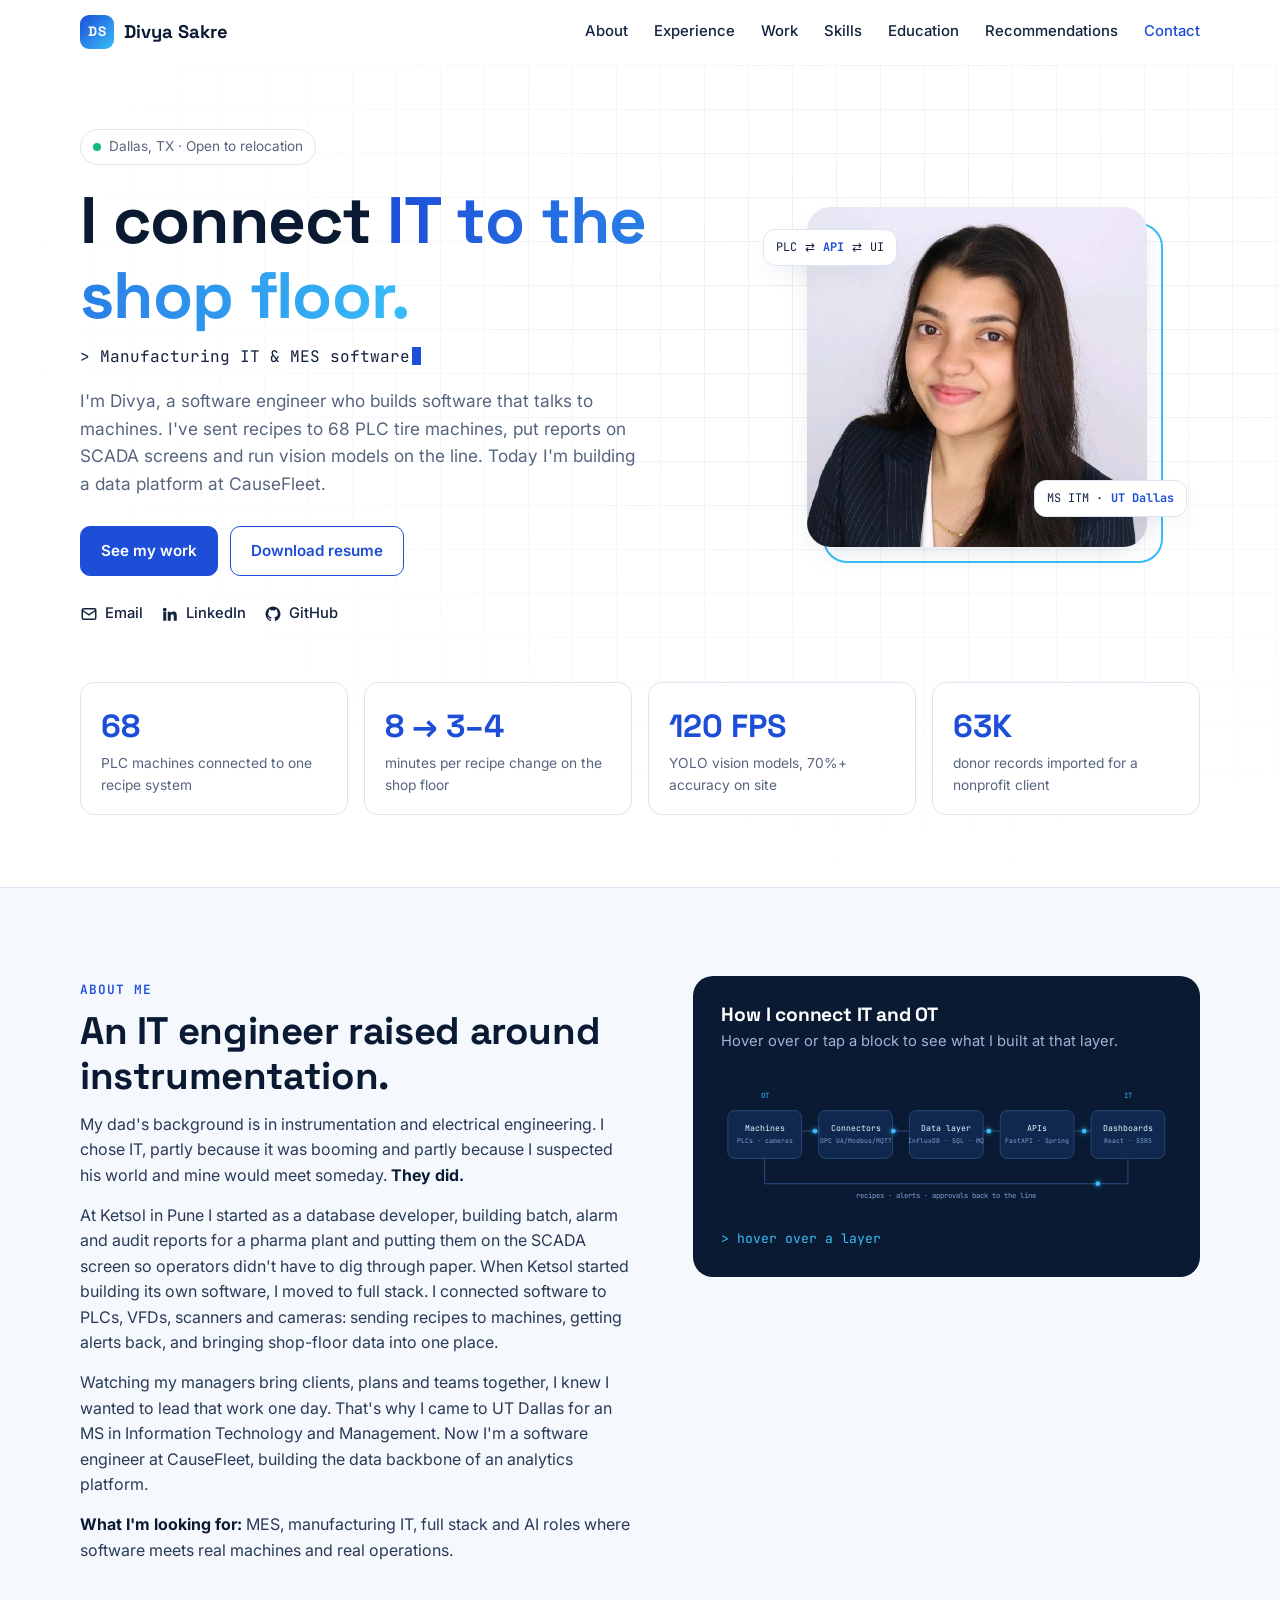
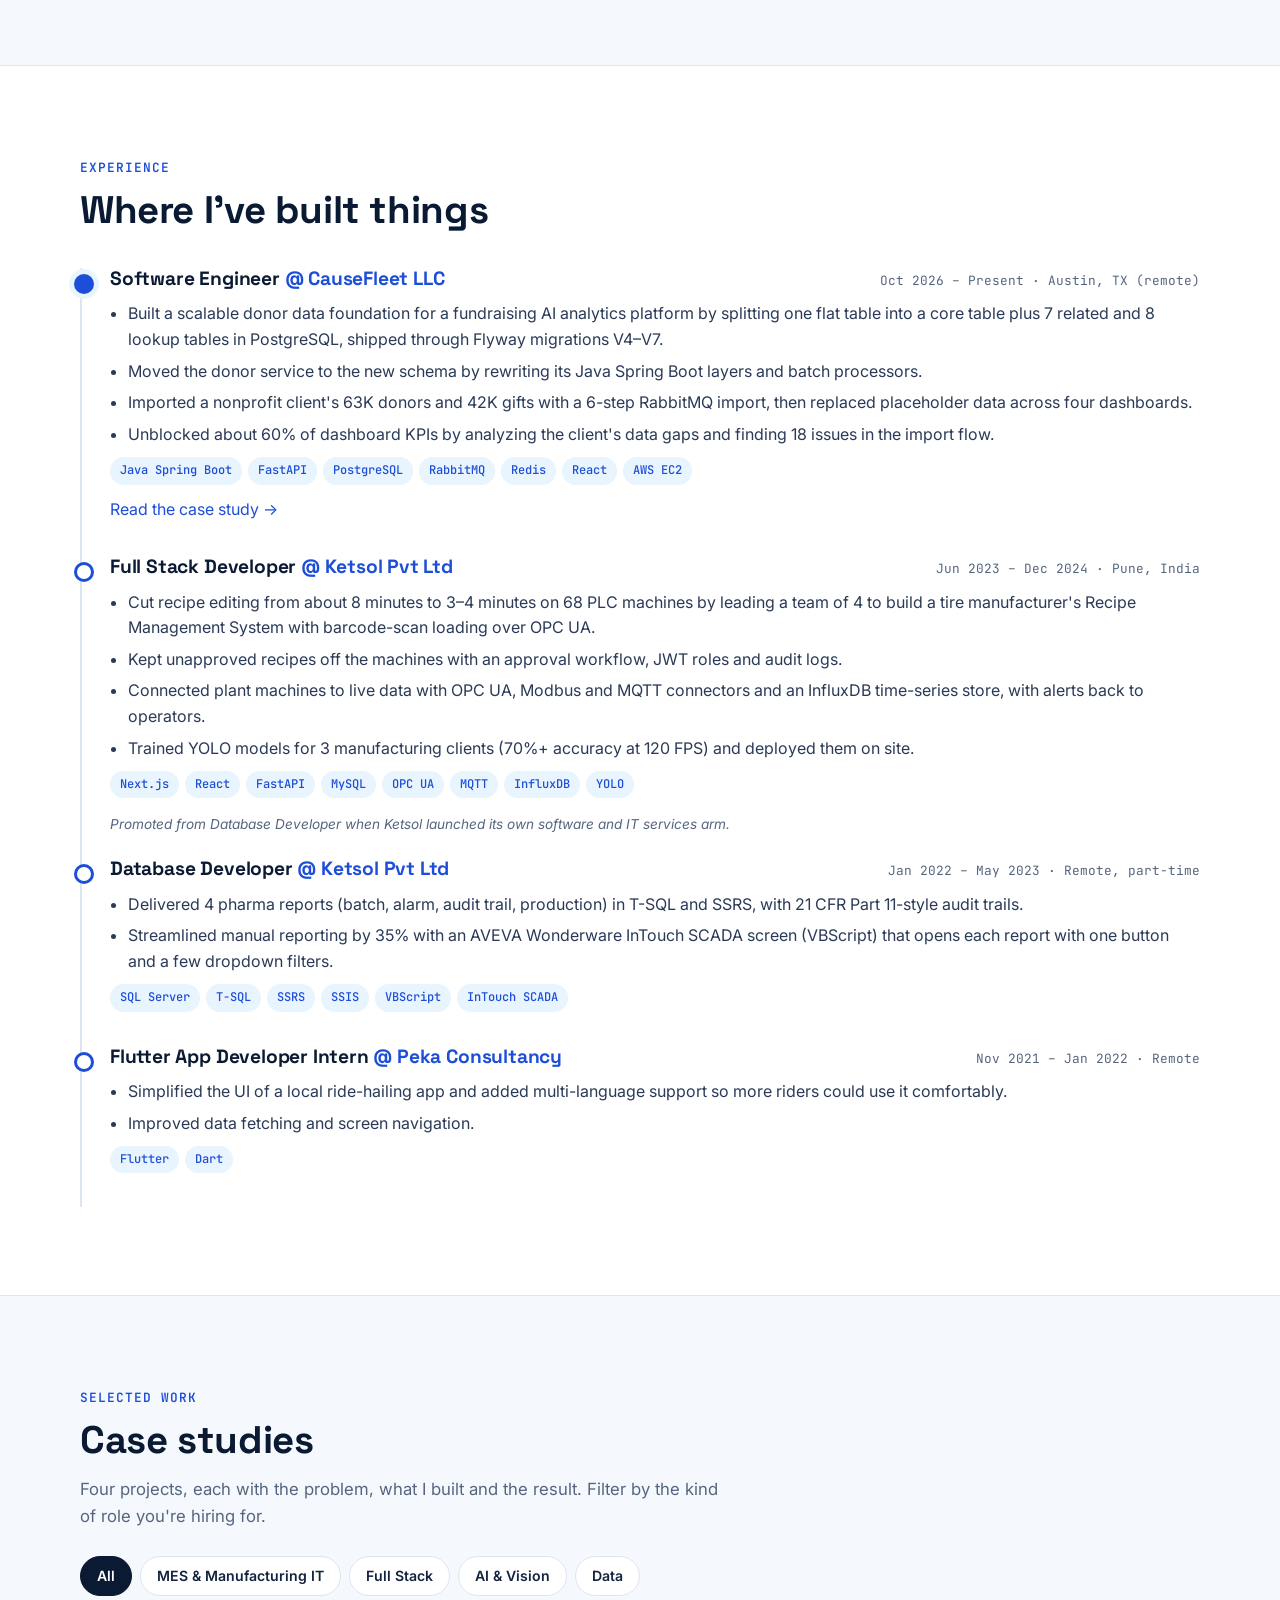
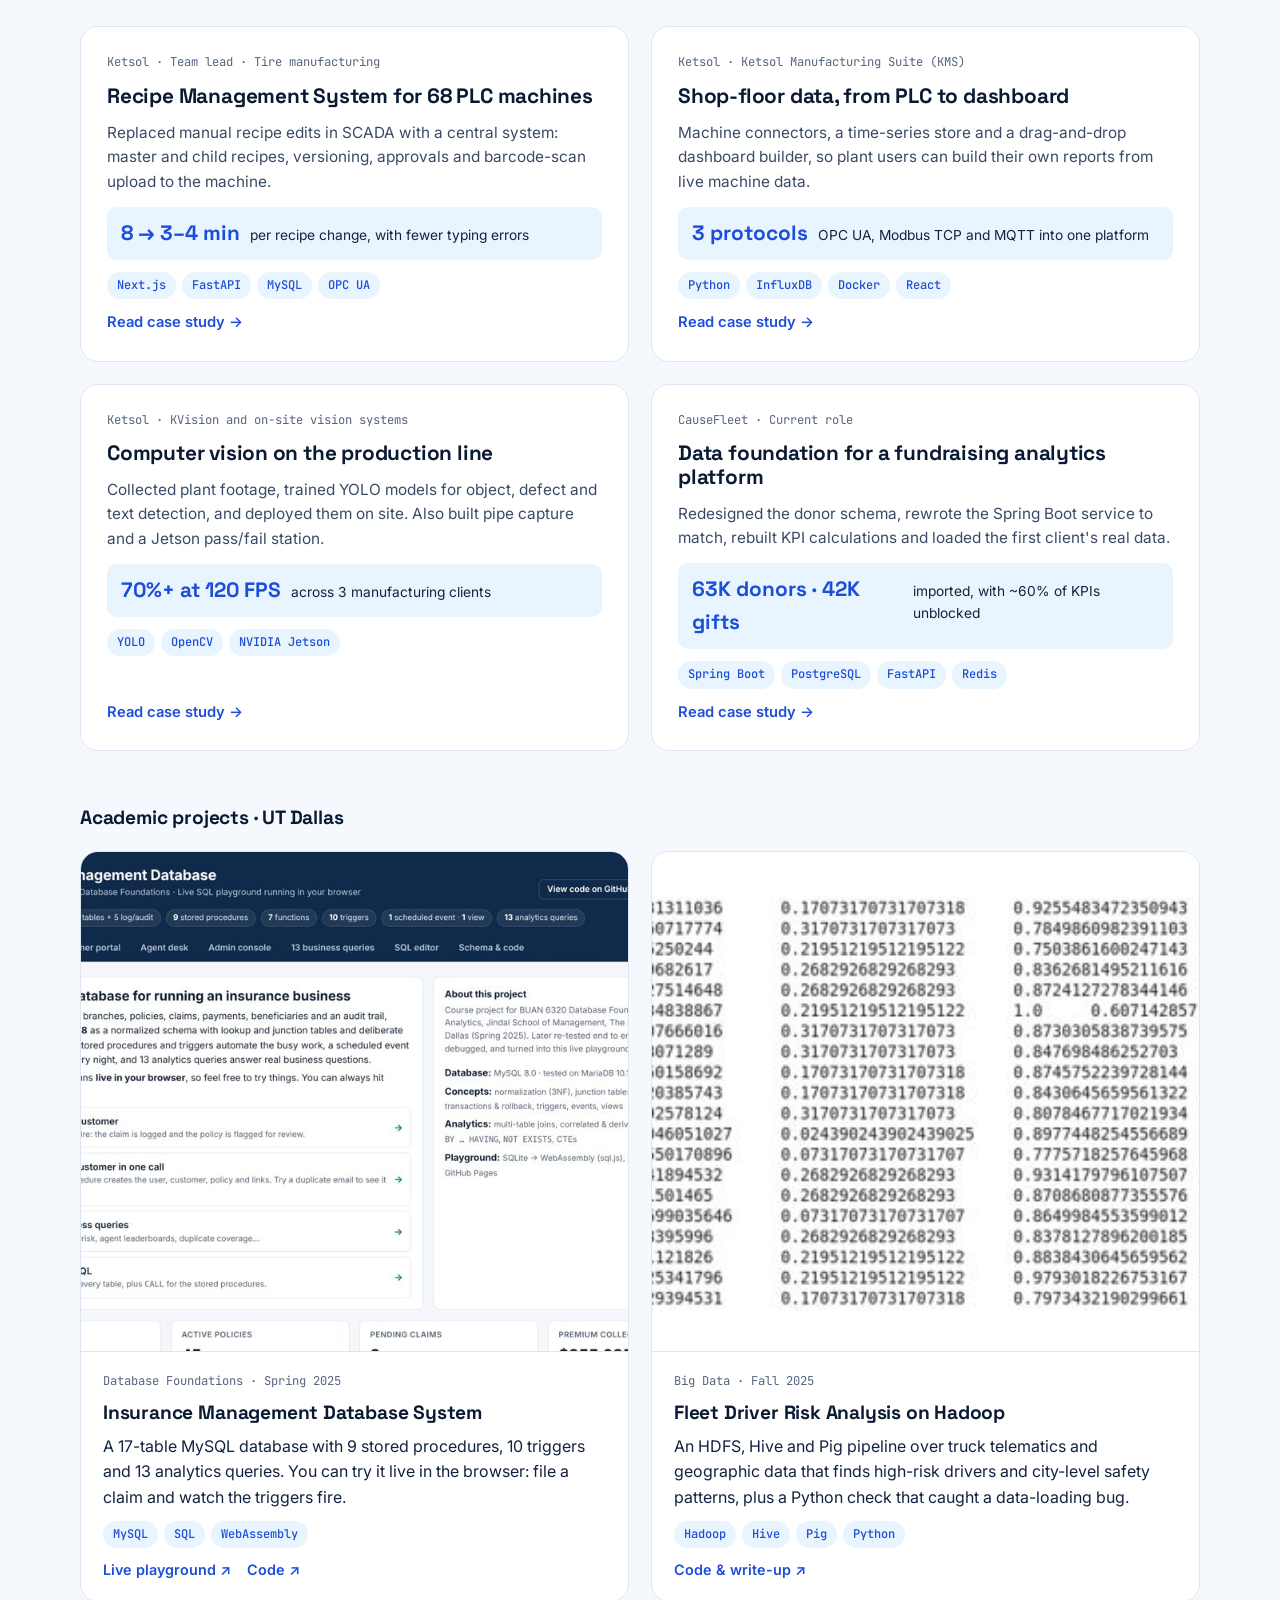
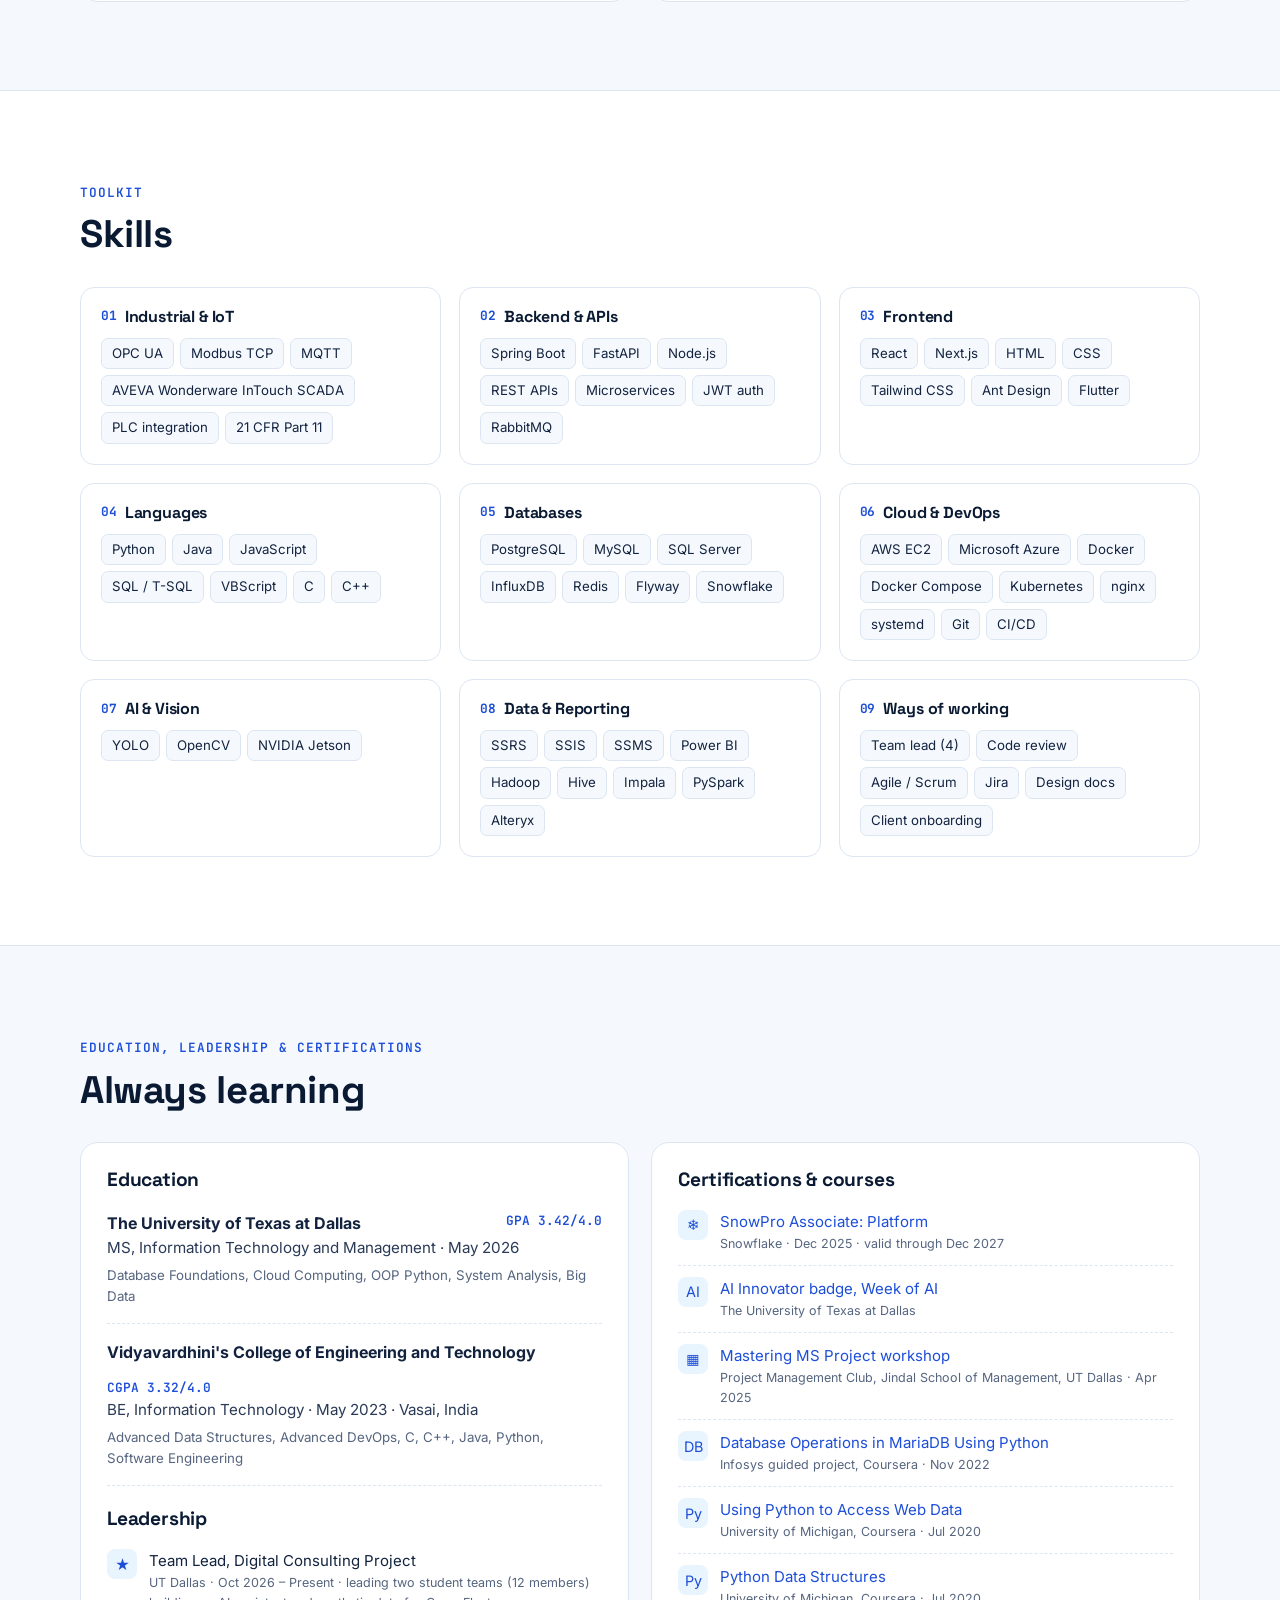
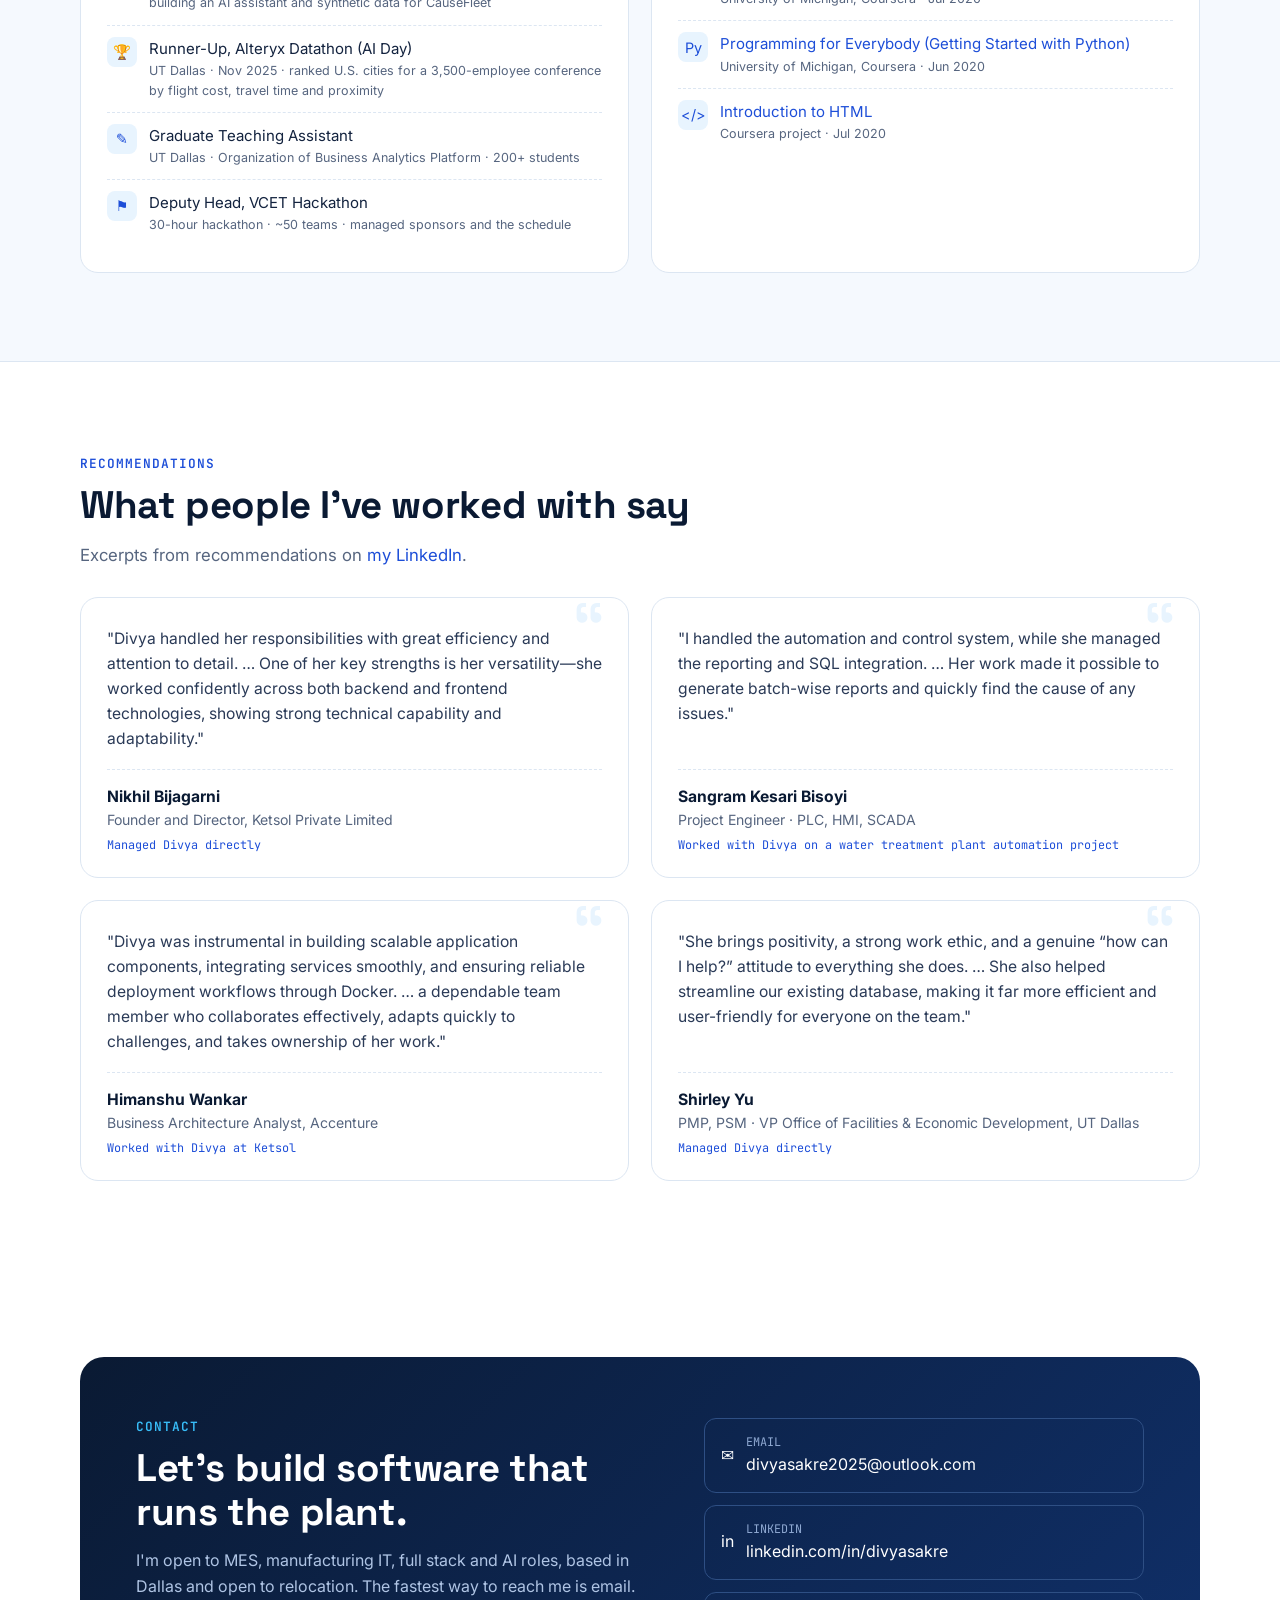
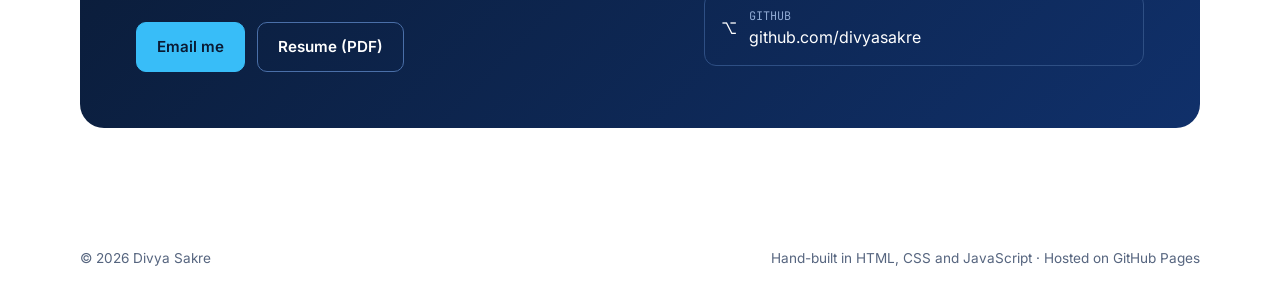
<file: index.html>
<!DOCTYPE html>
<html lang="en">
<head>
<meta charset="utf-8">
<meta name="viewport" content="width=device-width, initial-scale=1">
<title>Divya Sakre | Software Engineer for Manufacturing IT, MES &amp; Full Stack</title>
<meta name="description" content="Divya Sakre is a software engineer who connects IT to the shop floor: MES and manufacturing software, PLC integration (OPC UA, Modbus, MQTT), full stack apps and computer vision. Dallas, TX, open to relocation.">
<meta name="author" content="Divya Sakre">
<link rel="canonical" href="https://divyasakre.github.io/">
<meta property="og:type" content="website">
<meta property="og:title" content="Divya Sakre | Software Engineer for Manufacturing IT, MES & Full Stack">
<meta property="og:description" content="I build software that talks to machines: recipe management for 68 PLC tire machines, shop-floor data platforms, industrial computer vision and data platforms.">
<meta property="og:url" content="https://divyasakre.github.io/">
<meta property="og:image" content="https://divyasakre.github.io/assets/divya.jpg">
<meta name="twitter:card" content="summary">
<link rel="icon" href="assets/favicon.svg" type="image/svg+xml">
<link rel="preconnect" href="https://fonts.googleapis.com">
<link rel="preconnect" href="https://fonts.gstatic.com" crossorigin>
<link href="https://fonts.googleapis.com/css2?family=Inter:wght@400;500;600&family=JetBrains+Mono:wght@400;500;600&family=Space+Grotesk:wght@500;600;700&display=swap" rel="stylesheet">
<link rel="stylesheet" href="assets/styles.css">
<script type="application/ld+json">
{"@context":"https://schema.org","@type":"Person","name":"Divya Sakre","jobTitle":"Software Engineer","worksFor":{"@type":"Organization","name":"CauseFleet LLC"},"alumniOf":["The University of Texas at Dallas","Vidyavardhini's College of Engineering and Technology"],"address":{"@type":"PostalAddress","addressLocality":"Dallas","addressRegion":"TX"},"email":"mailto:divyasakre2025@outlook.com","url":"https://divyasakre.github.io/","sameAs":["https://www.linkedin.com/in/divyasakre/","https://github.com/divyasakre"]}
</script>
</head>
<body>
<a class="skip" href="#main">Skip to content</a>

<header class="nav">
  <div class="wrap">
    <a class="logo" href="#top" aria-label="Divya Sakre, home"><span class="mark">DS</span>Divya Sakre</a>
    <button class="menu-btn" aria-expanded="false" aria-controls="menu">Menu</button>
    <ul id="menu">
      <li><a href="#about">About</a></li>
      <li><a href="#experience">Experience</a></li>
      <li><a href="#work">Work</a></li>
      <li><a href="#skills">Skills</a></li>
      <li><a href="#education">Education</a></li>
      <li><a href="#testimonials">Recommendations</a></li>
      <li><a href="#contact">Contact</a></li>
    </ul>
  </div>
</header>

<main id="main">
<!-- HERO -->
<section class="hero" id="top">
  <div class="wrap">
    <div class="hero-grid">
      <div>
        <span class="status"><span class="dot"></span>Dallas, TX · Open to relocation</span>
        <h1>I connect <span class="accent">IT to the shop floor.</span></h1>
        <div class="role" aria-live="polite"><span>&gt; </span><span id="role-text" data-roles='["Manufacturing IT & MES software","Full stack engineer","PLC & SCADA integration","Computer vision on the line","Data platforms & analytics"]'>Manufacturing IT &amp; MES software</span><span class="cursor" aria-hidden="true"></span></div>
        <p class="intro">I'm Divya, a software engineer who builds software that talks to machines. I've sent recipes to 68 PLC tire machines, put reports on SCADA screens and run vision models on the line. Today I'm building a data platform at CauseFleet.</p>
        <div class="cta">
          <a class="btn primary" href="#work">See my work</a>
          <a class="btn ghost" href="assets/Divya_Sakre_Resume.pdf" target="_blank" rel="noopener">Download resume</a>
        </div>
        <div class="socials">
          <a href="mailto:divyasakre2025@outlook.com"><svg viewBox="0 0 24 24" fill="none" stroke="currentColor" stroke-width="2"><rect x="3" y="5" width="18" height="14" rx="2"/><path d="m3 7 9 6 9-6"/></svg>Email</a>
          <a href="https://www.linkedin.com/in/divyasakre/" target="_blank" rel="noopener"><svg viewBox="0 0 24 24" fill="currentColor"><path d="M4.98 3.5a2.5 2.5 0 1 1 0 5 2.5 2.5 0 0 1 0-5ZM3 9h4v12H3zM9 9h3.8v1.7h.05c.53-1 1.83-2.05 3.77-2.05C20.6 8.65 21 11.3 21 14.7V21h-4v-5.6c0-1.34-.03-3.06-1.86-3.06-1.87 0-2.15 1.46-2.15 2.96V21H9z"/></svg>LinkedIn</a>
          <a href="https://github.com/divyasakre" target="_blank" rel="noopener"><svg viewBox="0 0 24 24" fill="currentColor"><path d="M12 2a10 10 0 0 0-3.16 19.49c.5.09.68-.22.68-.48v-1.7c-2.78.6-3.37-1.34-3.37-1.34-.45-1.15-1.11-1.46-1.11-1.46-.91-.62.07-.61.07-.61 1 .07 1.53 1.03 1.53 1.03.89 1.53 2.34 1.09 2.91.83.09-.65.35-1.09.63-1.34-2.22-.25-4.55-1.11-4.55-4.94 0-1.09.39-1.98 1.03-2.68-.1-.25-.45-1.27.1-2.64 0 0 .84-.27 2.75 1.02a9.5 9.5 0 0 1 5 0c1.91-1.29 2.75-1.02 2.75-1.02.55 1.37.2 2.39.1 2.64.64.7 1.03 1.59 1.03 2.68 0 3.84-2.34 4.68-4.57 4.93.36.31.68.92.68 1.85v2.74c0 .27.18.58.69.48A10 10 0 0 0 12 2Z"/></svg>GitHub</a>
        </div>
      </div>
      <div class="portrait">
        <img src="assets/divya.jpg" alt="Portrait of Divya Sakre" width="340" height="340">
        <div class="badge b1"><span>PLC</span> ⇄ <b>API</b> ⇄ <span>UI</span></div>
        <div class="badge b2">MS ITM · <b>UT Dallas</b></div>
      </div>
    </div>

    <div class="stats reveal">
      <div class="stat"><div class="num">68</div><div class="lbl">PLC machines connected to one recipe system</div></div>
      <div class="stat"><div class="num">8 → 3–4</div><div class="lbl">minutes per recipe change on the shop floor</div></div>
      <div class="stat"><div class="num">120 FPS</div><div class="lbl">YOLO vision models, 70%+ accuracy on site</div></div>
      <div class="stat"><div class="num">63K</div><div class="lbl">donor records imported for a nonprofit client</div></div>
    </div>
  </div>
</section>

<!-- ABOUT -->
<section class="alt" id="about">
  <div class="wrap about-grid">
    <div class="about reveal">
      <span class="eyebrow">About me</span>
      <h2>An IT engineer raised around instrumentation.</h2>
      <p>My dad's background is in instrumentation and electrical engineering. I chose IT, partly because it was booming and partly because I suspected his world and mine would meet someday. <strong>They did.</strong></p>
      <p>At Ketsol in Pune I started as a database developer, building batch, alarm and audit reports for a pharma plant and putting them on the SCADA screen so operators didn't have to dig through paper. When Ketsol started building its own software, I moved to full stack. I connected software to PLCs, VFDs, scanners and cameras: sending recipes to machines, getting alerts back, and bringing shop-floor data into one place.</p>
      <p>Watching my managers bring clients, plans and teams together, I knew I wanted to lead that work one day. That's why I came to UT Dallas for an MS in Information Technology and Management. Now I'm a software engineer at CauseFleet, building the data backbone of an analytics platform.</p>
      <p><strong>What I'm looking for:</strong> MES, manufacturing IT, full stack and AI roles where software meets real machines and real operations.</p>
    </div>
    <div class="flow-card reveal" aria-label="Interactive diagram of how I connect shop-floor machines to software">
      <h3>How I connect IT and OT</h3>
      <p>Hover over or tap a block to see what I built at that layer.</p>
      <svg id="flow" class="flow" viewBox="0 0 660 200" role="img" aria-labelledby="flow-t">
        <title id="flow-t">Data flows from machines through connectors, storage and APIs to dashboards, and recipes and alerts flow back</title>
        <path class="wire" d="M118 88 H143"/><path class="wire" d="M251 88 H276"/><path class="wire" d="M384 88 H409"/><path class="wire" d="M517 88 H542"/>
        <path class="wire" data-back="1" d="M596 128 V165 H64 V128"/>
        <text x="330" y="186" text-anchor="middle" fill="#7FA1D1" font-family="JetBrains Mono, monospace" font-size="10.5">recipes · alerts · approvals back to the line</text>
        <g class="node" tabindex="0" data-tip="Shop floor: 68 PLC tire machines, VFDs, Android barcode scanners and plant cameras."><rect x="10" y="58" width="108" height="70" rx="10"/><text x="64" y="88" text-anchor="middle">Machines</text><text class="sub" x="64" y="106" text-anchor="middle">PLCs · cameras</text></g>
        <g class="node" tabindex="0" data-tip="Connectors I built in Python: OPC UA, Modbus TCP and MQTT, tested with simulators and live PLCs."><rect x="143" y="58" width="108" height="70" rx="10"/><text x="197" y="88" text-anchor="middle">Connectors</text><text class="sub" x="197" y="106" text-anchor="middle">OPC UA/Modbus/MQTT</text></g>
        <g class="node" tabindex="0" data-tip="Storage and messaging: InfluxDB in Docker for time series, plus SQL Server, MySQL, PostgreSQL and RabbitMQ."><rect x="276" y="58" width="108" height="70" rx="10"/><text x="330" y="88" text-anchor="middle">Data layer</text><text class="sub" x="330" y="106" text-anchor="middle">InfluxDB · SQL · MQ</text></g>
        <g class="node" tabindex="0" data-tip="APIs: FastAPI, Spring Boot and Node.js, with JWT roles, approval workflows and audit logs."><rect x="409" y="58" width="108" height="70" rx="10"/><text x="463" y="88" text-anchor="middle">APIs</text><text class="sub" x="463" y="106" text-anchor="middle">FastAPI · Spring</text></g>
        <g class="node" tabindex="0" data-tip="Screens: React and Next.js apps, a drag-and-drop dashboard builder, SSRS reports and SCADA HMI buttons."><rect x="542" y="58" width="108" height="70" rx="10"/><text x="596" y="88" text-anchor="middle">Dashboards</text><text class="sub" x="596" y="106" text-anchor="middle">React · SSRS</text></g>
        <text x="64" y="40" text-anchor="middle" fill="#38BDF8" font-family="JetBrains Mono, monospace" font-size="10.5">OT</text>
        <text x="596" y="40" text-anchor="middle" fill="#38BDF8" font-family="JetBrains Mono, monospace" font-size="10.5">IT</text>
      </svg>
      <div class="flow-tip" id="flow-tip">&gt; hover over a layer</div>
    </div>
  </div>
</section>

<!-- EXPERIENCE -->
<section id="experience">
  <div class="wrap">
    <span class="eyebrow">Experience</span>
    <h2>Where I've built things</h2>
    <div class="timeline">
      <article class="tl-item current reveal">
        <div class="tl-head"><h3>Software Engineer <span>@ CauseFleet LLC</span></h3><span class="tl-meta">Oct 2026 – Present · Austin, TX (remote)</span></div>
        <ul>
          <li>Built a scalable donor data foundation for a fundraising AI analytics platform by splitting one flat table into a core table plus 7 related and 8 lookup tables in PostgreSQL, shipped through Flyway migrations V4–V7.</li>
          <li>Moved the donor service to the new schema by rewriting its Java Spring Boot layers and batch processors.</li>
          <li>Imported a nonprofit client's 63K donors and 42K gifts with a 6-step RabbitMQ import, then replaced placeholder data across four dashboards.</li>
          <li>Unblocked about 60% of dashboard KPIs by analyzing the client's data gaps and finding 18 issues in the import flow.</li>
        </ul>
        <div class="tl-tags"><span class="chip">Java Spring Boot</span><span class="chip">FastAPI</span><span class="chip">PostgreSQL</span><span class="chip">RabbitMQ</span><span class="chip">Redis</span><span class="chip">React</span><span class="chip">AWS EC2</span></div>
        <p style="margin-top:12px"><a href="work/data-platform.html">Read the case study →</a></p>
      </article>

      <article class="tl-item reveal">
        <div class="tl-head"><h3>Full Stack Developer <span>@ Ketsol Pvt Ltd</span></h3><span class="tl-meta">Jun 2023 – Dec 2024 · Pune, India</span></div>
        <ul>
          <li>Cut recipe editing from about 8 minutes to 3–4 minutes on 68 PLC machines by leading a team of 4 to build a tire manufacturer's Recipe Management System with barcode-scan loading over OPC UA.</li>
          <li>Kept unapproved recipes off the machines with an approval workflow, JWT roles and audit logs.</li>
          <li>Connected plant machines to live data with OPC UA, Modbus and MQTT connectors and an InfluxDB time-series store, with alerts back to operators.</li>
          <li>Trained YOLO models for 3 manufacturing clients (70%+ accuracy at 120 FPS) and deployed them on site.</li>
        </ul>
        <div class="tl-tags"><span class="chip">Next.js</span><span class="chip">React</span><span class="chip">FastAPI</span><span class="chip">MySQL</span><span class="chip">OPC UA</span><span class="chip">MQTT</span><span class="chip">InfluxDB</span><span class="chip">YOLO</span></div>
      </article>
      <p class="promo">Promoted from Database Developer when Ketsol launched its own software and IT services arm.</p>

      <article class="tl-item reveal">
        <div class="tl-head"><h3>Database Developer <span>@ Ketsol Pvt Ltd</span></h3><span class="tl-meta">Jan 2022 – May 2023 · Remote, part-time</span></div>
        <ul>
          <li>Delivered 4 pharma reports (batch, alarm, audit trail, production) in T-SQL and SSRS, with 21 CFR Part 11-style audit trails.</li>
          <li>Streamlined manual reporting by 35% with an AVEVA Wonderware InTouch SCADA screen (VBScript) that opens each report with one button and a few dropdown filters.</li>
        </ul>
        <div class="tl-tags"><span class="chip">SQL Server</span><span class="chip">T-SQL</span><span class="chip">SSRS</span><span class="chip">SSIS</span><span class="chip">VBScript</span><span class="chip">InTouch SCADA</span></div>
      </article>

      <article class="tl-item reveal">
        <div class="tl-head"><h3>Flutter App Developer Intern <span>@ Peka Consultancy</span></h3><span class="tl-meta">Nov 2021 – Jan 2022 · Remote</span></div>
        <ul>
          <li>Simplified the UI of a local ride-hailing app and added multi-language support so more riders could use it comfortably.</li>
          <li>Improved data fetching and screen navigation.</li>
        </ul>
        <div class="tl-tags"><span class="chip">Flutter</span><span class="chip">Dart</span></div>
      </article>
    </div>
  </div>
</section>

<!-- WORK -->
<section class="alt" id="work">
  <div class="wrap">
    <span class="eyebrow">Selected work</span>
    <h2>Case studies</h2>
    <p class="lede">Four projects, each with the problem, what I built and the result. Filter by the kind of role you're hiring for.</p>
    <div class="filters" role="group" aria-label="Filter projects">
      <button class="filter" data-filter="all" aria-pressed="true">All</button>
      <button class="filter" data-filter="mes" aria-pressed="false">MES &amp; Manufacturing IT</button>
      <button class="filter" data-filter="fullstack" aria-pressed="false">Full Stack</button>
      <button class="filter" data-filter="ai" aria-pressed="false">AI &amp; Vision</button>
      <button class="filter" data-filter="data" aria-pressed="false">Data</button>
    </div>
    <div class="cards">
      <a class="card reveal" href="work/recipe-management.html" data-tags="mes fullstack">
        <span class="kicker">Ketsol · Team lead · Tire manufacturing</span>
        <h3>Recipe Management System for 68 PLC machines</h3>
        <p>Replaced manual recipe edits in SCADA with a central system: master and child recipes, versioning, approvals and barcode-scan upload to the machine.</p>
        <div class="metric"><b>8 → 3–4 min</b><span>per recipe change, with fewer typing errors</span></div>
        <div class="tags"><span class="chip">Next.js</span><span class="chip">FastAPI</span><span class="chip">MySQL</span><span class="chip">OPC UA</span></div>
        <span class="more">Read case study</span>
      </a>
      <a class="card reveal" href="work/manufacturing-suite.html" data-tags="mes fullstack data">
        <span class="kicker">Ketsol · Ketsol Manufacturing Suite (KMS)</span>
        <h3>Shop-floor data, from PLC to dashboard</h3>
        <p>Machine connectors, a time-series store and a drag-and-drop dashboard builder, so plant users can build their own reports from live machine data.</p>
        <div class="metric"><b>3 protocols</b><span>OPC UA, Modbus TCP and MQTT into one platform</span></div>
        <div class="tags"><span class="chip">Python</span><span class="chip">InfluxDB</span><span class="chip">Docker</span><span class="chip">React</span></div>
        <span class="more">Read case study</span>
      </a>
      <a class="card reveal" href="work/industrial-vision.html" data-tags="ai mes">
        <span class="kicker">Ketsol · KVision and on-site vision systems</span>
        <h3>Computer vision on the production line</h3>
        <p>Collected plant footage, trained YOLO models for object, defect and text detection, and deployed them on site. Also built pipe capture and a Jetson pass/fail station.</p>
        <div class="metric"><b>70%+ at 120 FPS</b><span>across 3 manufacturing clients</span></div>
        <div class="tags"><span class="chip">YOLO</span><span class="chip">OpenCV</span><span class="chip">NVIDIA Jetson</span></div>
        <span class="more">Read case study</span>
      </a>
      <a class="card reveal" href="work/data-platform.html" data-tags="fullstack data">
        <span class="kicker">CauseFleet · Current role</span>
        <h3>Data foundation for a fundraising analytics platform</h3>
        <p>Redesigned the donor schema, rewrote the Spring Boot service to match, rebuilt KPI calculations and loaded the first client's real data.</p>
        <div class="metric"><b>63K donors · 42K gifts</b><span>imported, with ~60% of KPIs unblocked</span></div>
        <div class="tags"><span class="chip">Spring Boot</span><span class="chip">PostgreSQL</span><span class="chip">FastAPI</span><span class="chip">Redis</span></div>
        <span class="more">Read case study</span>
      </a>
    </div>

    <h3 style="margin-top:56px">Academic projects · UT Dallas</h3>
    <div class="mini-cards">
      <article class="mini reveal" data-tags="data">
        <img src="assets/insurance.jpg" alt="Insurance Management Database playground running in the browser" width="1000" height="500">
        <div class="body">
          <span class="kicker" style="font-family:var(--mono);font-size:.76rem;color:var(--muted)">Database Foundations · Spring 2025</span>
          <h3>Insurance Management Database System</h3>
          <p>A 17-table MySQL database with 9 stored procedures, 10 triggers and 13 analytics queries. You can try it live in the browser: file a claim and watch the triggers fire.</p>
          <div class="tags"><span class="chip">MySQL</span><span class="chip">SQL</span><span class="chip">WebAssembly</span></div>
          <div class="links"><a href="https://divyasakre.github.io/insurance-management-db/" target="_blank" rel="noopener">Live playground ↗</a><a href="https://github.com/divyasakre/insurance-management-db" target="_blank" rel="noopener">Code ↗</a></div>
        </div>
      </article>
      <article class="mini reveal" data-tags="data">
        <img src="assets/truck.jpg" alt="Hive query results showing drivers grouped into risk categories" width="1000" height="500">
        <div class="body">
          <span class="kicker" style="font-family:var(--mono);font-size:.76rem;color:var(--muted)">Big Data · Fall 2025</span>
          <h3>Fleet Driver Risk Analysis on Hadoop</h3>
          <p>An HDFS, Hive and Pig pipeline over truck telematics and geographic data that finds high-risk drivers and city-level safety patterns, plus a Python check that caught a data-loading bug.</p>
          <div class="tags"><span class="chip">Hadoop</span><span class="chip">Hive</span><span class="chip">Pig</span><span class="chip">Python</span></div>
          <div class="links"><a href="https://github.com/divyasakre/truck-driver-risk-analysis" target="_blank" rel="noopener">Code &amp; write-up ↗</a></div>
        </div>
      </article>
    </div>
  </div>
</section>

<!-- SKILLS -->
<section id="skills">
  <div class="wrap">
    <span class="eyebrow">Toolkit</span>
    <h2>Skills</h2>
    <div class="skills">
      <div class="skill-group reveal"><h3><i>01</i>Industrial &amp; IoT</h3><div class="pills"><span class="pill">OPC UA</span><span class="pill">Modbus TCP</span><span class="pill">MQTT</span><span class="pill">AVEVA Wonderware InTouch SCADA</span><span class="pill">PLC integration</span><span class="pill">21 CFR Part 11</span></div></div>
      <div class="skill-group reveal"><h3><i>02</i>Backend &amp; APIs</h3><div class="pills"><span class="pill">Spring Boot</span><span class="pill">FastAPI</span><span class="pill">Node.js</span><span class="pill">REST APIs</span><span class="pill">Microservices</span><span class="pill">JWT auth</span><span class="pill">RabbitMQ</span></div></div>
      <div class="skill-group reveal"><h3><i>03</i>Frontend</h3><div class="pills"><span class="pill">React</span><span class="pill">Next.js</span><span class="pill">HTML</span><span class="pill">CSS</span><span class="pill">Tailwind CSS</span><span class="pill">Ant Design</span><span class="pill">Flutter</span></div></div>
      <div class="skill-group reveal"><h3><i>04</i>Languages</h3><div class="pills"><span class="pill">Python</span><span class="pill">Java</span><span class="pill">JavaScript</span><span class="pill">SQL / T-SQL</span><span class="pill">VBScript</span><span class="pill">C</span><span class="pill">C++</span></div></div>
      <div class="skill-group reveal"><h3><i>05</i>Databases</h3><div class="pills"><span class="pill">PostgreSQL</span><span class="pill">MySQL</span><span class="pill">SQL Server</span><span class="pill">InfluxDB</span><span class="pill">Redis</span><span class="pill">Flyway</span><span class="pill">Snowflake</span></div></div>
      <div class="skill-group reveal"><h3><i>06</i>Cloud &amp; DevOps</h3><div class="pills"><span class="pill">AWS EC2</span><span class="pill">Microsoft Azure</span><span class="pill">Docker</span><span class="pill">Docker Compose</span><span class="pill">Kubernetes</span><span class="pill">nginx</span><span class="pill">systemd</span><span class="pill">Git</span><span class="pill">CI/CD</span></div></div>
      <div class="skill-group reveal"><h3><i>07</i>AI &amp; Vision</h3><div class="pills"><span class="pill">YOLO</span><span class="pill">OpenCV</span><span class="pill">NVIDIA Jetson</span></div></div>
      <div class="skill-group reveal"><h3><i>08</i>Data &amp; Reporting</h3><div class="pills"><span class="pill">SSRS</span><span class="pill">SSIS</span><span class="pill">SSMS</span><span class="pill">Power BI</span><span class="pill">Hadoop</span><span class="pill">Hive</span><span class="pill">Impala</span><span class="pill">PySpark</span><span class="pill">Alteryx</span></div></div>
      <div class="skill-group reveal"><h3><i>09</i>Ways of working</h3><div class="pills"><span class="pill">Team lead (4)</span><span class="pill">Code review</span><span class="pill">Agile / Scrum</span><span class="pill">Jira</span><span class="pill">Design docs</span><span class="pill">Client onboarding</span></div></div>
    </div>
  </div>
</section>

<!-- EDUCATION -->
<section class="alt" id="education">
  <div class="wrap">
    <span class="eyebrow">Education, leadership &amp; certifications</span>
    <h2>Always learning</h2>
    <div class="two">
      <div class="panel reveal">
        <h3>Education</h3>
        <div class="edu">
          <div class="row"><strong>The University of Texas at Dallas</strong><span class="gpa">GPA 3.42/4.0</span></div>
          <div class="deg">MS, Information Technology and Management · May 2026</div>
          <small>Database Foundations, Cloud Computing, OOP Python, System Analysis, Big Data</small>
        </div>
        <div class="edu">
          <div class="row"><strong>Vidyavardhini's College of Engineering and Technology</strong><span class="gpa">CGPA 3.32/4.0</span></div>
          <div class="deg">BE, Information Technology · May 2023 · Vasai, India</div>
          <small>Advanced Data Structures, Advanced DevOps, C, C++, Java, Python, Software Engineering</small>
        </div>
        <h3 style="margin-top:22px">Leadership</h3>
        <ul class="list">
          <li><span class="ic">★</span><div>Team Lead, Digital Consulting Project<small>UT Dallas · Oct 2026 – Present · leading two student teams (12 members) building an AI assistant and synthetic data for CauseFleet</small></div></li>
          <li><span class="ic">🏆</span><div>Runner-Up, Alteryx Datathon (AI Day)<small>UT Dallas · Nov 2025 · ranked U.S. cities for a 3,500-employee conference by flight cost, travel time and proximity</small></div></li>
          <li><span class="ic">✎</span><div>Graduate Teaching Assistant<small>UT Dallas · Organization of Business Analytics Platform · 200+ students</small></div></li>
          <li><span class="ic">⚑</span><div>Deputy Head, VCET Hackathon<small>30-hour hackathon · ~50 teams · managed sponsors and the schedule</small></div></li>
        </ul>
      </div>
      <div class="panel reveal">
        <h3>Certifications &amp; courses</h3>
        <ul class="list">
          <li><span class="ic">❄</span><div><a href="assets/certs/snowpro-associate-platform.jpg" target="_blank" rel="noopener">SnowPro Associate: Platform</a><small>Snowflake · Dec 2025 · valid through Dec 2027</small></div></li>
          <li><span class="ic">AI</span><div><a href="assets/certs/utd-ai-innovator.png" target="_blank" rel="noopener">AI Innovator badge, Week of AI</a><small>The University of Texas at Dallas</small></div></li>
          <li><span class="ic">▦</span><div><a href="assets/certs/utd-pmc-ms-project.jpg" target="_blank" rel="noopener">Mastering MS Project workshop</a><small>Project Management Club, Jindal School of Management, UT Dallas · Apr 2025</small></div></li>
          <li><span class="ic">DB</span><div><a href="https://coursera.org/verify/NYJSVSU6Z5KZ" target="_blank" rel="noopener">Database Operations in MariaDB Using Python</a><small>Infosys guided project, Coursera · Nov 2022</small></div></li>
          <li><span class="ic">Py</span><div><a href="https://coursera.org/verify/7GL4QZQJ3TCF" target="_blank" rel="noopener">Using Python to Access Web Data</a><small>University of Michigan, Coursera · Jul 2020</small></div></li>
          <li><span class="ic">Py</span><div><a href="https://coursera.org/verify/KSBQPCN4GZDS" target="_blank" rel="noopener">Python Data Structures</a><small>University of Michigan, Coursera · Jul 2020</small></div></li>
          <li><span class="ic">Py</span><div><a href="https://coursera.org/verify/KQYP3Y6LLLLQ" target="_blank" rel="noopener">Programming for Everybody (Getting Started with Python)</a><small>University of Michigan, Coursera · Jun 2020</small></div></li>
          <li><span class="ic">&lt;/&gt;</span><div><a href="https://coursera.org/verify/RG3SYVZH2PNZ" target="_blank" rel="noopener">Introduction to HTML</a><small>Coursera project · Jul 2020</small></div></li>
        </ul>
      </div>
    </div>
  </div>
</section>

<!-- TESTIMONIALS: excerpts copied word for word from LinkedIn recommendations (Nov 2026) -->
<section id="testimonials">
  <div class="wrap">
    <span class="eyebrow">Recommendations</span>
    <h2>What people I've worked with say</h2>
    <p class="lede">Excerpts from recommendations on <a href="https://www.linkedin.com/in/divyasakre/details/recommendations/" target="_blank" rel="noopener">my LinkedIn</a>.</p>
    <div class="quotes">
      <figure class="quote reveal">
        <blockquote>"Divya handled her responsibilities with great efficiency and attention to detail. … One of her key strengths is her versatility—she worked confidently across both backend and frontend technologies, showing strong technical capability and adaptability."</blockquote>
        <figcaption><strong>Nikhil Bijagarni</strong>Founder and Director, Ketsol Private Limited<small>Managed Divya directly</small></figcaption>
      </figure>
      <figure class="quote reveal">
        <blockquote>"I handled the automation and control system, while she managed the reporting and SQL integration. … Her work made it possible to generate batch-wise reports and quickly find the cause of any issues."</blockquote>
        <figcaption><strong>Sangram Kesari Bisoyi</strong>Project Engineer · PLC, HMI, SCADA<small>Worked with Divya on a water treatment plant automation project</small></figcaption>
      </figure>
      <figure class="quote reveal">
        <blockquote>"Divya was instrumental in building scalable application components, integrating services smoothly, and ensuring reliable deployment workflows through Docker. … a dependable team member who collaborates effectively, adapts quickly to challenges, and takes ownership of her work."</blockquote>
        <figcaption><strong>Himanshu Wankar</strong>Business Architecture Analyst, Accenture<small>Worked with Divya at Ketsol</small></figcaption>
      </figure>
      <figure class="quote reveal">
        <blockquote>"She brings positivity, a strong work ethic, and a genuine “how can I help?” attitude to everything she does. … She also helped streamline our existing database, making it far more efficient and user-friendly for everyone on the team."</blockquote>
        <figcaption><strong>Shirley Yu</strong>PMP, PSM · VP Office of Facilities &amp; Economic Development, UT Dallas<small>Managed Divya directly</small></figcaption>
      </figure>
    </div>
  </div>
</section>

<!-- CONTACT -->
<section id="contact">
  <div class="wrap">
    <div class="contact reveal">
      <div>
        <span class="eyebrow" style="color:var(--sky)">Contact</span>
        <h2>Let's build software that runs the plant.</h2>
        <p>I'm open to MES, manufacturing IT, full stack and AI roles, based in Dallas and open to relocation. The fastest way to reach me is email.</p>
        <div class="cta" style="margin-top:22px">
          <a class="btn primary" href="mailto:divyasakre2025@outlook.com?subject=Hello%20Divya">Email me</a>
          <a class="btn ghost" href="assets/Divya_Sakre_Resume.pdf" target="_blank" rel="noopener">Resume (PDF)</a>
        </div>
      </div>
      <ul class="contact-list">
        <li><a href="mailto:divyasakre2025@outlook.com"><span>✉</span><div><small>EMAIL</small>divyasakre2025@outlook.com</div></a></li>
        <li><a href="https://www.linkedin.com/in/divyasakre/" target="_blank" rel="noopener"><span>in</span><div><small>LINKEDIN</small>linkedin.com/in/divyasakre</div></a></li>
        <li><a href="https://github.com/divyasakre" target="_blank" rel="noopener"><span>⌥</span><div><small>GITHUB</small>github.com/divyasakre</div></a></li>
      </ul>
    </div>
  </div>
</section>
</main>

<footer><div class="wrap"><span>© <span id="year">2026</span> Divya Sakre</span><span>Hand-built in HTML, CSS and JavaScript · Hosted on GitHub Pages</span></div></footer>
<script src="assets/main.js"></script>
</body>
</html>
</file>
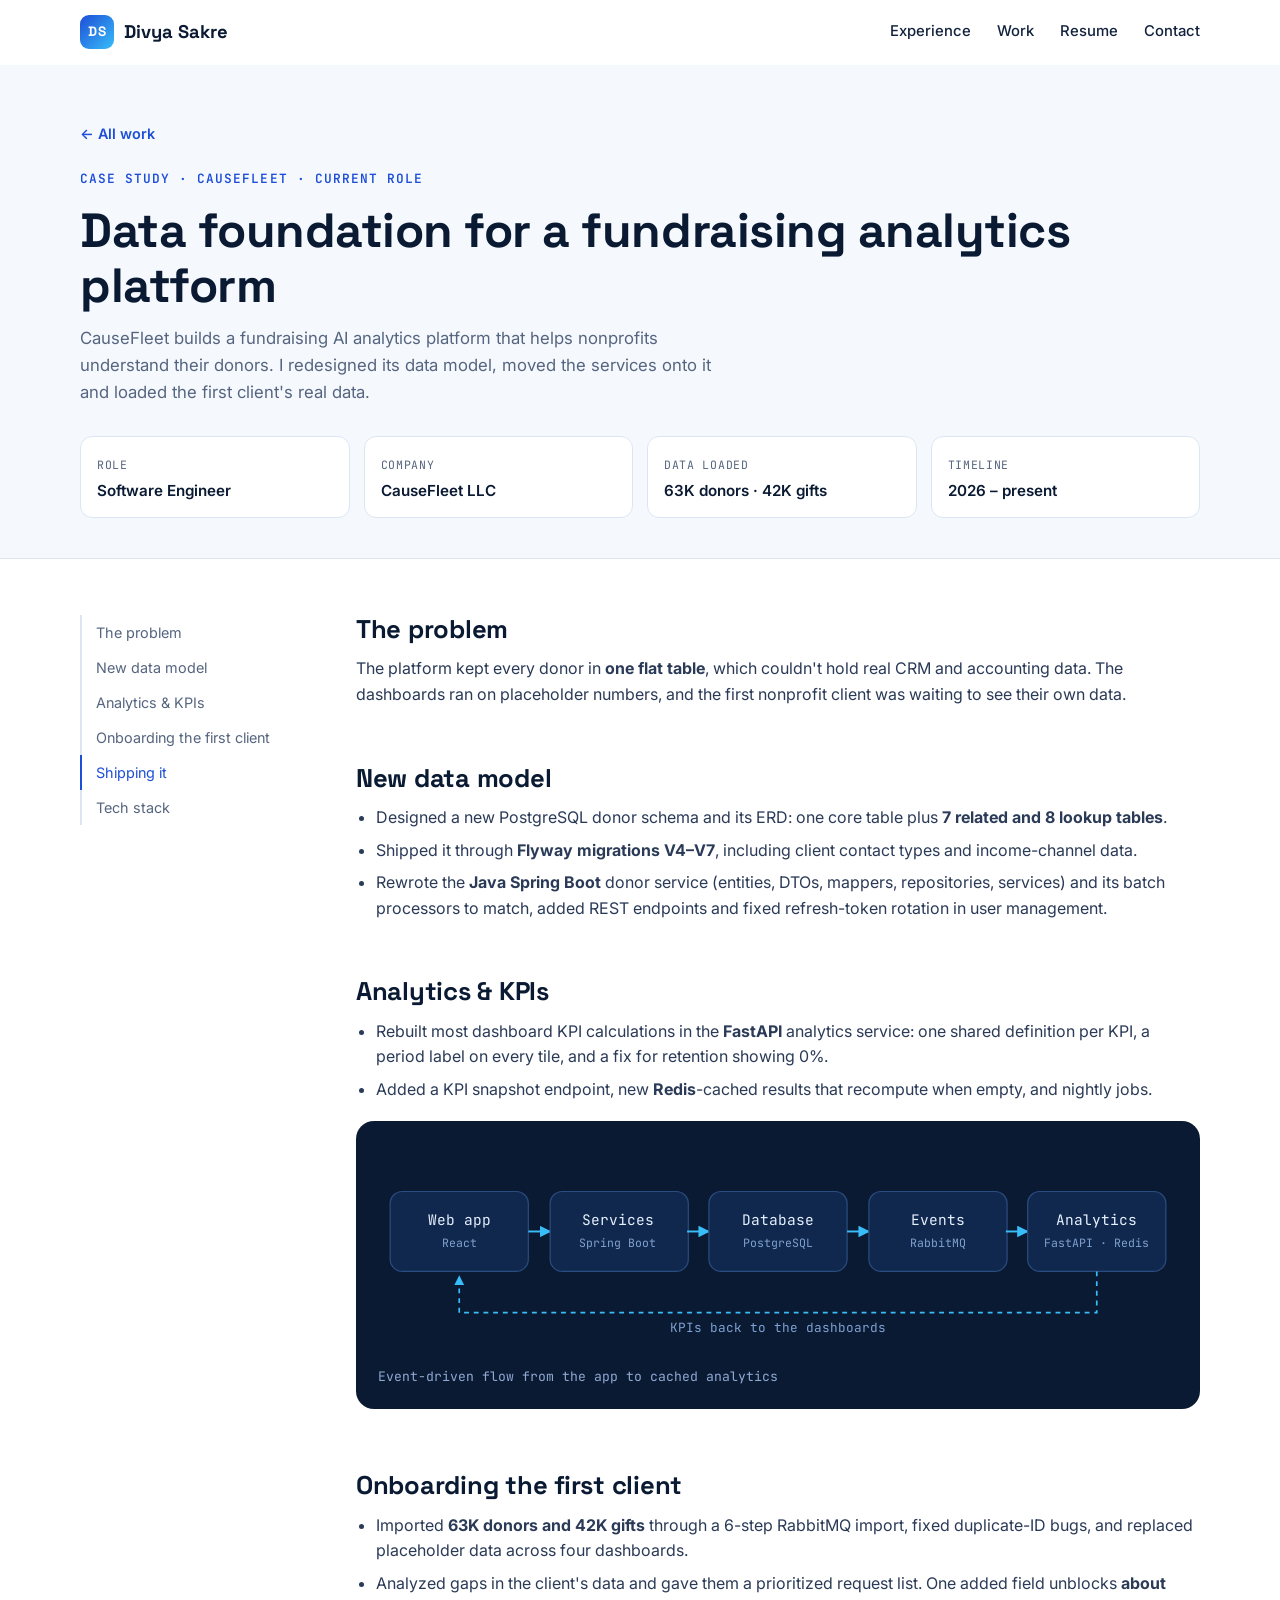
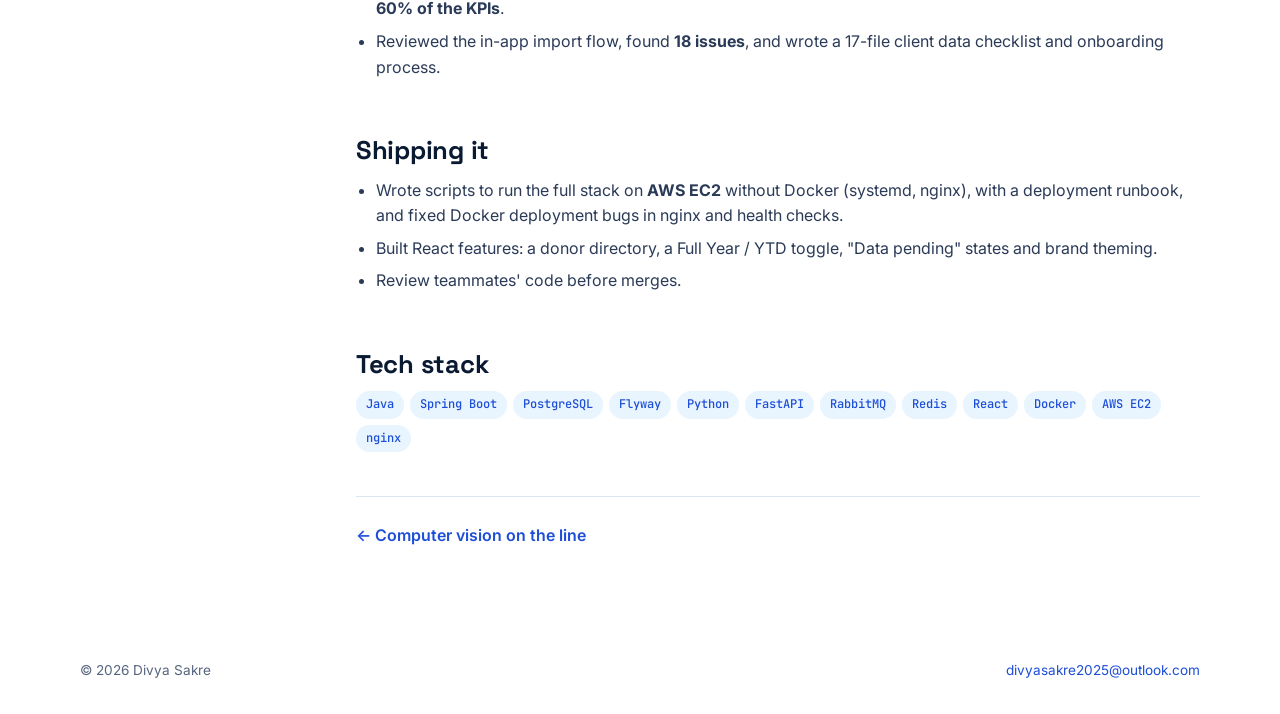
<file: work/data-platform.html>
<!DOCTYPE html>
<html lang="en">
<head>
<meta charset="utf-8">
<meta name="viewport" content="width=device-width, initial-scale=1">
<title>Data Foundation for a Fundraising Analytics Platform | Divya Sakre</title>
<meta name="description" content="How Divya Sakre redesigned the donor data model, rebuilt KPI calculations and imported 63K donors for a nonprofit fundraising analytics platform at CauseFleet.">
<link rel="canonical" href="https://divyasakre.github.io/work/data-platform.html">
<meta property="og:title" content="Data Foundation for a Fundraising Analytics Platform | Divya Sakre">
<meta property="og:description" content="How Divya Sakre redesigned the donor data model, rebuilt KPI calculations and imported 63K donors for a nonprofit fundraising analytics platform at CauseFleet.">
<meta property="og:image" content="https://divyasakre.github.io/assets/divya.jpg">
<link rel="icon" href="../assets/favicon.svg" type="image/svg+xml">
<link rel="preconnect" href="https://fonts.googleapis.com">
<link rel="preconnect" href="https://fonts.gstatic.com" crossorigin>
<link href="https://fonts.googleapis.com/css2?family=Inter:wght@400;500;600&family=JetBrains+Mono:wght@400;500;600&family=Space+Grotesk:wght@500;600;700&display=swap" rel="stylesheet">
<link rel="stylesheet" href="../assets/styles.css">
</head>
<body>
<a class="skip" href="#main">Skip to content</a>
<header class="nav"><div class="wrap">
  <a class="logo" href="../index.html"><span class="mark">DS</span>Divya Sakre</a>
  <button class="menu-btn" aria-expanded="false" aria-controls="menu">Menu</button>
  <ul id="menu"><li><a href="../index.html#experience">Experience</a></li><li><a href="../index.html#work">Work</a></li><li><a href="../assets/Divya_Sakre_Resume.pdf" target="_blank" rel="noopener">Resume</a></li><li><a href="../index.html#contact">Contact</a></li></ul>
</div></header>
<main id="main">
<div class="cs-hero"><div class="wrap">
  <a class="back" href="../index.html#work">← All work</a>
  <p class="eyebrow" style="margin-top:22px">Case study · CauseFleet · Current role</p>
  <h1>Data foundation for a fundraising analytics platform</h1>
  <p class="lede">CauseFleet builds a fundraising AI analytics platform that helps nonprofits understand their donors. I redesigned its data model, moved the services onto it and loaded the first client's real data.</p>
  <div class="facts"><div class="fact"><small>Role</small><div>Software Engineer</div></div><div class="fact"><small>Company</small><div>CauseFleet LLC</div></div><div class="fact"><small>Data loaded</small><div>63K donors · 42K gifts</div></div><div class="fact"><small>Timeline</small><div>2026 – present</div></div></div>
</div></div>
<div class="cs"><div class="wrap cs-grid">
  <ul class="toc"><li><a href="#problem">The problem</a></li><li><a href="#model">New data model</a></li><li><a href="#analytics">Analytics &amp; KPIs</a></li><li><a href="#client">Onboarding the first client</a></li><li><a href="#ship">Shipping it</a></li><li><a href="#stack">Tech stack</a></li></ul>
  <article class="cs-body"><section id="problem" class="reveal"><h2>The problem</h2><p>The platform kept every donor in <strong>one flat table</strong>, which couldn't hold real CRM and accounting data. The dashboards ran on placeholder numbers, and the first nonprofit client was waiting to see their own data.</p></section><section id="model" class="reveal"><h2>New data model</h2><ul><li>Designed a new PostgreSQL donor schema and its ERD: one core table plus <strong>7 related and 8 lookup tables</strong>.</li><li>Shipped it through <strong>Flyway migrations V4–V7</strong>, including client contact types and income-channel data.</li><li>Rewrote the <strong>Java Spring Boot</strong> donor service (entities, DTOs, mappers, repositories, services) and its batch processors to match, added REST endpoints and fixed refresh-token rotation in user management.</li></ul></section><section id="analytics" class="reveal"><h2>Analytics &amp; KPIs</h2><ul><li>Rebuilt most dashboard KPI calculations in the <strong>FastAPI</strong> analytics service: one shared definition per KPI, a period label on every tile, and a fix for retention showing 0%.</li><li>Added a KPI snapshot endpoint, new <strong>Redis</strong>-cached results that recompute when empty, and nightly jobs.</li></ul><figure class="diagram"><svg viewBox="0 0 660 170" role="img" aria-hidden="true"><defs><marker id="ar" viewBox="0 0 10 10" refX="9" refY="5" markerWidth="6" markerHeight="6" orient="auto-start-reverse"><path d="M0 0 L10 5 L0 10z" fill="#38BDF8"/></marker></defs><rect x="10" y="40" width="114" height="66" rx="10" fill="#10284D" stroke="#2B4C80"/><text x="67" y="68" text-anchor="middle" fill="#E6F0FF" font-family="JetBrains Mono,monospace" font-size="12">Web app</text><text x="67" y="86" text-anchor="middle" fill="#7FA1D1" font-family="JetBrains Mono,monospace" font-size="9.5">React</text><path d="M124 73 H142" stroke="#38BDF8" stroke-width="1.6" marker-end="url(#ar)"/><rect x="142" y="40" width="114" height="66" rx="10" fill="#10284D" stroke="#2B4C80"/><text x="198" y="68" text-anchor="middle" fill="#E6F0FF" font-family="JetBrains Mono,monospace" font-size="12">Services</text><text x="198" y="86" text-anchor="middle" fill="#7FA1D1" font-family="JetBrains Mono,monospace" font-size="9.5">Spring Boot</text><path d="M255 73 H273" stroke="#38BDF8" stroke-width="1.6" marker-end="url(#ar)"/><rect x="273" y="40" width="114" height="66" rx="10" fill="#10284D" stroke="#2B4C80"/><text x="330" y="68" text-anchor="middle" fill="#E6F0FF" font-family="JetBrains Mono,monospace" font-size="12">Database</text><text x="330" y="86" text-anchor="middle" fill="#7FA1D1" font-family="JetBrains Mono,monospace" font-size="9.5">PostgreSQL</text><path d="M387 73 H405" stroke="#38BDF8" stroke-width="1.6" marker-end="url(#ar)"/><rect x="405" y="40" width="114" height="66" rx="10" fill="#10284D" stroke="#2B4C80"/><text x="462" y="68" text-anchor="middle" fill="#E6F0FF" font-family="JetBrains Mono,monospace" font-size="12">Events</text><text x="462" y="86" text-anchor="middle" fill="#7FA1D1" font-family="JetBrains Mono,monospace" font-size="9.5">RabbitMQ</text><path d="M518 73 H536" stroke="#38BDF8" stroke-width="1.6" marker-end="url(#ar)"/><rect x="536" y="40" width="114" height="66" rx="10" fill="#10284D" stroke="#2B4C80"/><text x="593" y="68" text-anchor="middle" fill="#E6F0FF" font-family="JetBrains Mono,monospace" font-size="12">Analytics</text><text x="593" y="86" text-anchor="middle" fill="#7FA1D1" font-family="JetBrains Mono,monospace" font-size="9.5">FastAPI · Redis</text><path d="M593 106 V140 H67 V110" fill="none" stroke="#38BDF8" stroke-width="1.4" stroke-dasharray="4 4" marker-end="url(#ar)"/><text x="330" y="156" text-anchor="middle" fill="#7FA1D1" font-family="JetBrains Mono,monospace" font-size="10.5">KPIs back to the dashboards</text></svg><figcaption>Event-driven flow from the app to cached analytics</figcaption></figure></section><section id="client" class="reveal"><h2>Onboarding the first client</h2><ul><li>Imported <strong>63K donors and 42K gifts</strong> through a 6-step RabbitMQ import, fixed duplicate-ID bugs, and replaced placeholder data across four dashboards.</li><li>Analyzed gaps in the client's data and gave them a prioritized request list. One added field unblocks <strong>about 60% of the KPIs</strong>.</li><li>Reviewed the in-app import flow, found <strong>18 issues</strong>, and wrote a 17-file client data checklist and onboarding process.</li></ul></section><section id="ship" class="reveal"><h2>Shipping it</h2><ul><li>Wrote scripts to run the full stack on <strong>AWS EC2</strong> without Docker (systemd, nginx), with a deployment runbook, and fixed Docker deployment bugs in nginx and health checks.</li><li>Built React features: a donor directory, a Full Year / YTD toggle, "Data pending" states and brand theming.</li><li>Review teammates' code before merges.</li></ul></section><section id="stack" class="reveal"><h2>Tech stack</h2><div class="tags"><span class="chip">Java</span><span class="chip">Spring Boot</span><span class="chip">PostgreSQL</span><span class="chip">Flyway</span><span class="chip">Python</span><span class="chip">FastAPI</span><span class="chip">RabbitMQ</span><span class="chip">Redis</span><span class="chip">React</span><span class="chip">Docker</span><span class="chip">AWS EC2</span><span class="chip">nginx</span></div></section><div class="next"><a href="industrial-vision.html">← Computer vision on the line</a></div></article>
</div></div>
</main>
<footer><div class="wrap"><span>© <span id="year">2026</span> Divya Sakre</span><a href="mailto:divyasakre2025@outlook.com">divyasakre2025@outlook.com</a></div></footer>
<script src="../assets/main.js"></script>
</body>
</html>
</file>
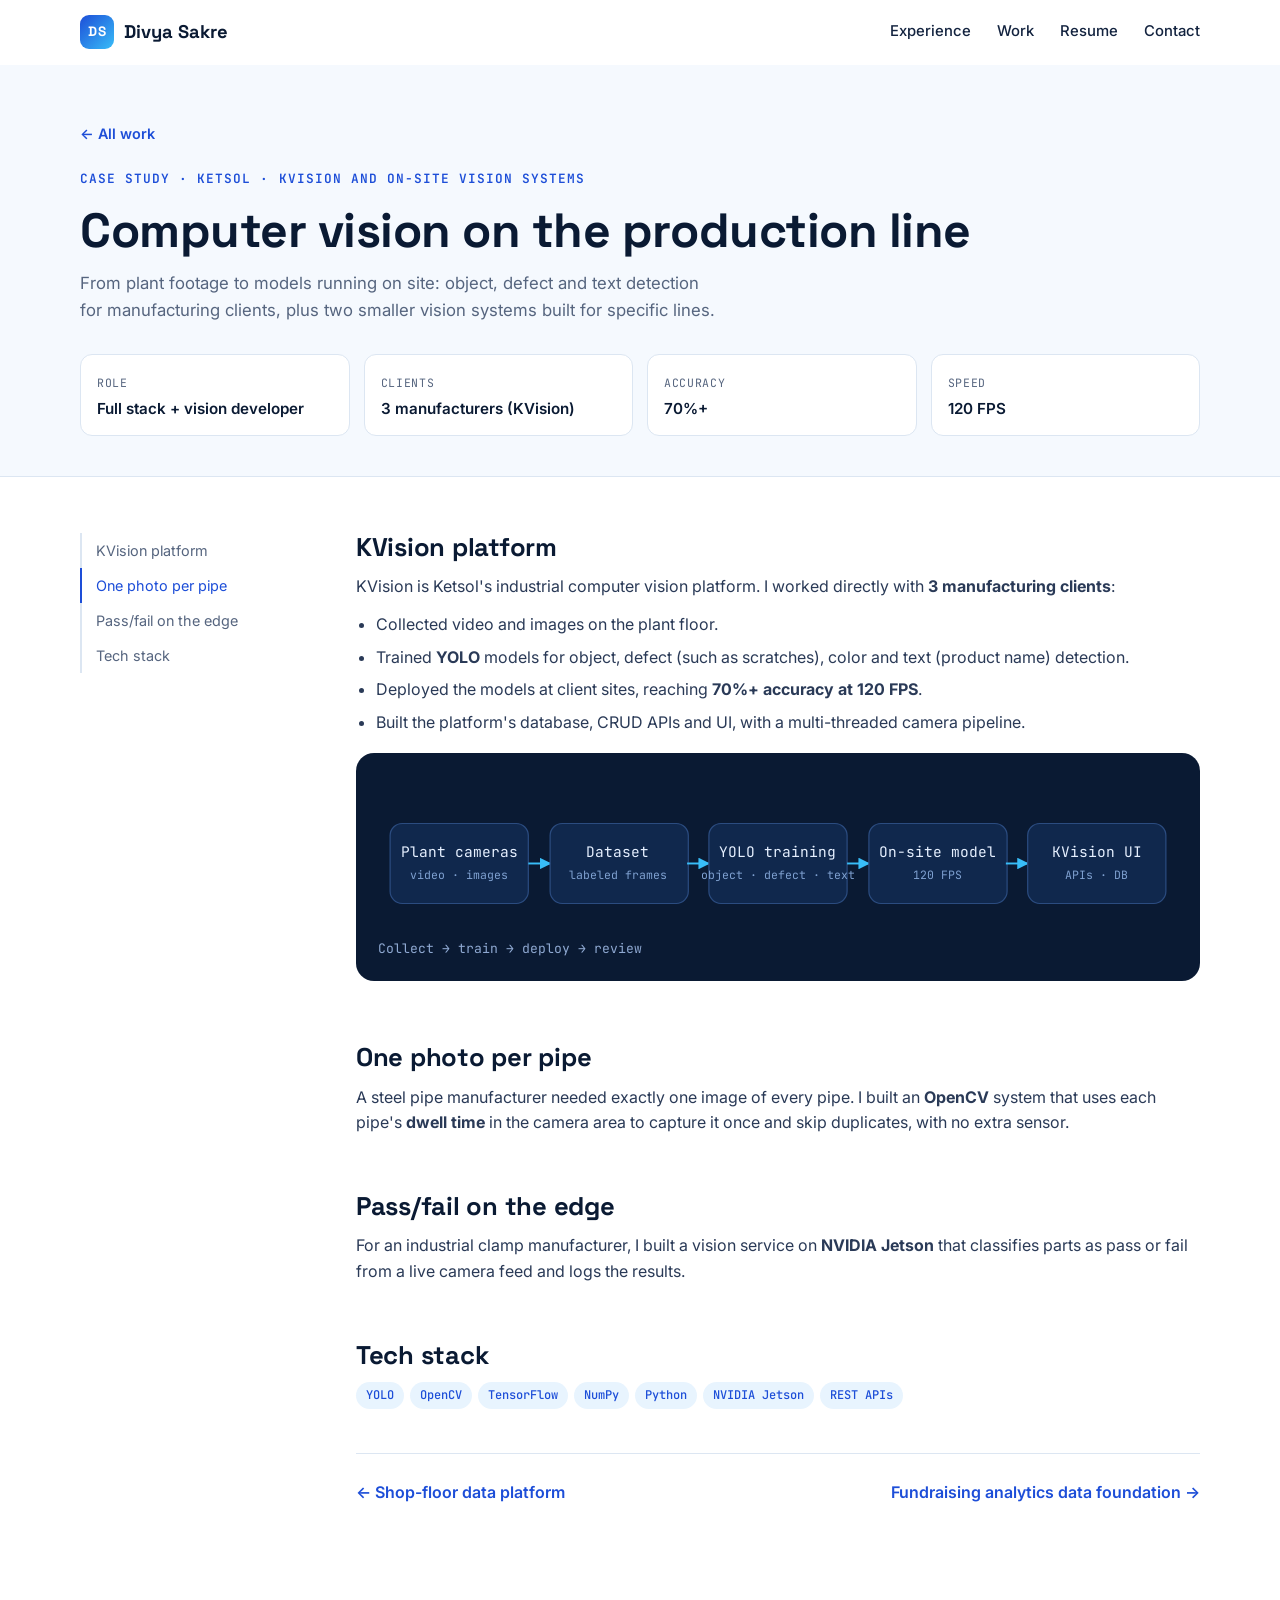
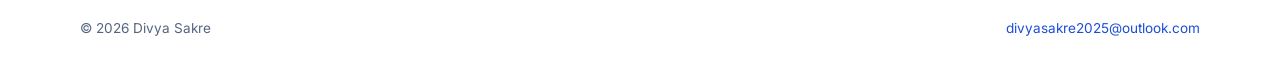
<file: work/industrial-vision.html>
<!DOCTYPE html>
<html lang="en">
<head>
<meta charset="utf-8">
<meta name="viewport" content="width=device-width, initial-scale=1">
<title>Computer Vision on the Production Line | Divya Sakre</title>
<meta name="description" content="How Divya Sakre trained and deployed YOLO models for 3 manufacturers (70%+ accuracy at 120 FPS) and built OpenCV and NVIDIA Jetson vision systems.">
<link rel="canonical" href="https://divyasakre.github.io/work/industrial-vision.html">
<meta property="og:title" content="Computer Vision on the Production Line | Divya Sakre">
<meta property="og:description" content="How Divya Sakre trained and deployed YOLO models for 3 manufacturers (70%+ accuracy at 120 FPS) and built OpenCV and NVIDIA Jetson vision systems.">
<meta property="og:image" content="https://divyasakre.github.io/assets/divya.jpg">
<link rel="icon" href="../assets/favicon.svg" type="image/svg+xml">
<link rel="preconnect" href="https://fonts.googleapis.com">
<link rel="preconnect" href="https://fonts.gstatic.com" crossorigin>
<link href="https://fonts.googleapis.com/css2?family=Inter:wght@400;500;600&family=JetBrains+Mono:wght@400;500;600&family=Space+Grotesk:wght@500;600;700&display=swap" rel="stylesheet">
<link rel="stylesheet" href="../assets/styles.css">
</head>
<body>
<a class="skip" href="#main">Skip to content</a>
<header class="nav"><div class="wrap">
  <a class="logo" href="../index.html"><span class="mark">DS</span>Divya Sakre</a>
  <button class="menu-btn" aria-expanded="false" aria-controls="menu">Menu</button>
  <ul id="menu"><li><a href="../index.html#experience">Experience</a></li><li><a href="../index.html#work">Work</a></li><li><a href="../assets/Divya_Sakre_Resume.pdf" target="_blank" rel="noopener">Resume</a></li><li><a href="../index.html#contact">Contact</a></li></ul>
</div></header>
<main id="main">
<div class="cs-hero"><div class="wrap">
  <a class="back" href="../index.html#work">← All work</a>
  <p class="eyebrow" style="margin-top:22px">Case study · Ketsol · KVision and on-site vision systems</p>
  <h1>Computer vision on the production line</h1>
  <p class="lede">From plant footage to models running on site: object, defect and text detection for manufacturing clients, plus two smaller vision systems built for specific lines.</p>
  <div class="facts"><div class="fact"><small>Role</small><div>Full stack + vision developer</div></div><div class="fact"><small>Clients</small><div>3 manufacturers (KVision)</div></div><div class="fact"><small>Accuracy</small><div>70%+</div></div><div class="fact"><small>Speed</small><div>120 FPS</div></div></div>
</div></div>
<div class="cs"><div class="wrap cs-grid">
  <ul class="toc"><li><a href="#kvision">KVision platform</a></li><li><a href="#pipes">One photo per pipe</a></li><li><a href="#jetson">Pass/fail on the edge</a></li><li><a href="#stack">Tech stack</a></li></ul>
  <article class="cs-body"><section id="kvision" class="reveal"><h2>KVision platform</h2><p>KVision is Ketsol's industrial computer vision platform. I worked directly with <strong>3 manufacturing clients</strong>:</p><ul><li>Collected video and images on the plant floor.</li><li>Trained <strong>YOLO</strong> models for object, defect (such as scratches), color and text (product name) detection.</li><li>Deployed the models at client sites, reaching <strong>70%+ accuracy at 120 FPS</strong>.</li><li>Built the platform's database, CRUD APIs and UI, with a multi-threaded camera pipeline.</li></ul><figure class="diagram"><svg viewBox="0 0 660 120" role="img" aria-hidden="true"><defs><marker id="ar" viewBox="0 0 10 10" refX="9" refY="5" markerWidth="6" markerHeight="6" orient="auto-start-reverse"><path d="M0 0 L10 5 L0 10z" fill="#38BDF8"/></marker></defs><rect x="10" y="40" width="114" height="66" rx="10" fill="#10284D" stroke="#2B4C80"/><text x="67" y="68" text-anchor="middle" fill="#E6F0FF" font-family="JetBrains Mono,monospace" font-size="12">Plant cameras</text><text x="67" y="86" text-anchor="middle" fill="#7FA1D1" font-family="JetBrains Mono,monospace" font-size="9.5">video · images</text><path d="M124 73 H142" stroke="#38BDF8" stroke-width="1.6" marker-end="url(#ar)"/><rect x="142" y="40" width="114" height="66" rx="10" fill="#10284D" stroke="#2B4C80"/><text x="198" y="68" text-anchor="middle" fill="#E6F0FF" font-family="JetBrains Mono,monospace" font-size="12">Dataset</text><text x="198" y="86" text-anchor="middle" fill="#7FA1D1" font-family="JetBrains Mono,monospace" font-size="9.5">labeled frames</text><path d="M255 73 H273" stroke="#38BDF8" stroke-width="1.6" marker-end="url(#ar)"/><rect x="273" y="40" width="114" height="66" rx="10" fill="#10284D" stroke="#2B4C80"/><text x="330" y="68" text-anchor="middle" fill="#E6F0FF" font-family="JetBrains Mono,monospace" font-size="12">YOLO training</text><text x="330" y="86" text-anchor="middle" fill="#7FA1D1" font-family="JetBrains Mono,monospace" font-size="9.5">object · defect · text</text><path d="M387 73 H405" stroke="#38BDF8" stroke-width="1.6" marker-end="url(#ar)"/><rect x="405" y="40" width="114" height="66" rx="10" fill="#10284D" stroke="#2B4C80"/><text x="462" y="68" text-anchor="middle" fill="#E6F0FF" font-family="JetBrains Mono,monospace" font-size="12">On-site model</text><text x="462" y="86" text-anchor="middle" fill="#7FA1D1" font-family="JetBrains Mono,monospace" font-size="9.5">120 FPS</text><path d="M518 73 H536" stroke="#38BDF8" stroke-width="1.6" marker-end="url(#ar)"/><rect x="536" y="40" width="114" height="66" rx="10" fill="#10284D" stroke="#2B4C80"/><text x="593" y="68" text-anchor="middle" fill="#E6F0FF" font-family="JetBrains Mono,monospace" font-size="12">KVision UI</text><text x="593" y="86" text-anchor="middle" fill="#7FA1D1" font-family="JetBrains Mono,monospace" font-size="9.5">APIs · DB</text></svg><figcaption>Collect → train → deploy → review</figcaption></figure></section><section id="pipes" class="reveal"><h2>One photo per pipe</h2><p>A steel pipe manufacturer needed exactly one image of every pipe. I built an <strong>OpenCV</strong> system that uses each pipe's <strong>dwell time</strong> in the camera area to capture it once and skip duplicates, with no extra sensor.</p></section><section id="jetson" class="reveal"><h2>Pass/fail on the edge</h2><p>For an industrial clamp manufacturer, I built a vision service on <strong>NVIDIA Jetson</strong> that classifies parts as pass or fail from a live camera feed and logs the results.</p></section><section id="stack" class="reveal"><h2>Tech stack</h2><div class="tags"><span class="chip">YOLO</span><span class="chip">OpenCV</span><span class="chip">TensorFlow</span><span class="chip">NumPy</span><span class="chip">Python</span><span class="chip">NVIDIA Jetson</span><span class="chip">REST APIs</span></div></section><div class="next"><a href="manufacturing-suite.html">← Shop-floor data platform</a><a href="data-platform.html">Fundraising analytics data foundation →</a></div></article>
</div></div>
</main>
<footer><div class="wrap"><span>© <span id="year">2026</span> Divya Sakre</span><a href="mailto:divyasakre2025@outlook.com">divyasakre2025@outlook.com</a></div></footer>
<script src="../assets/main.js"></script>
</body>
</html>
</file>
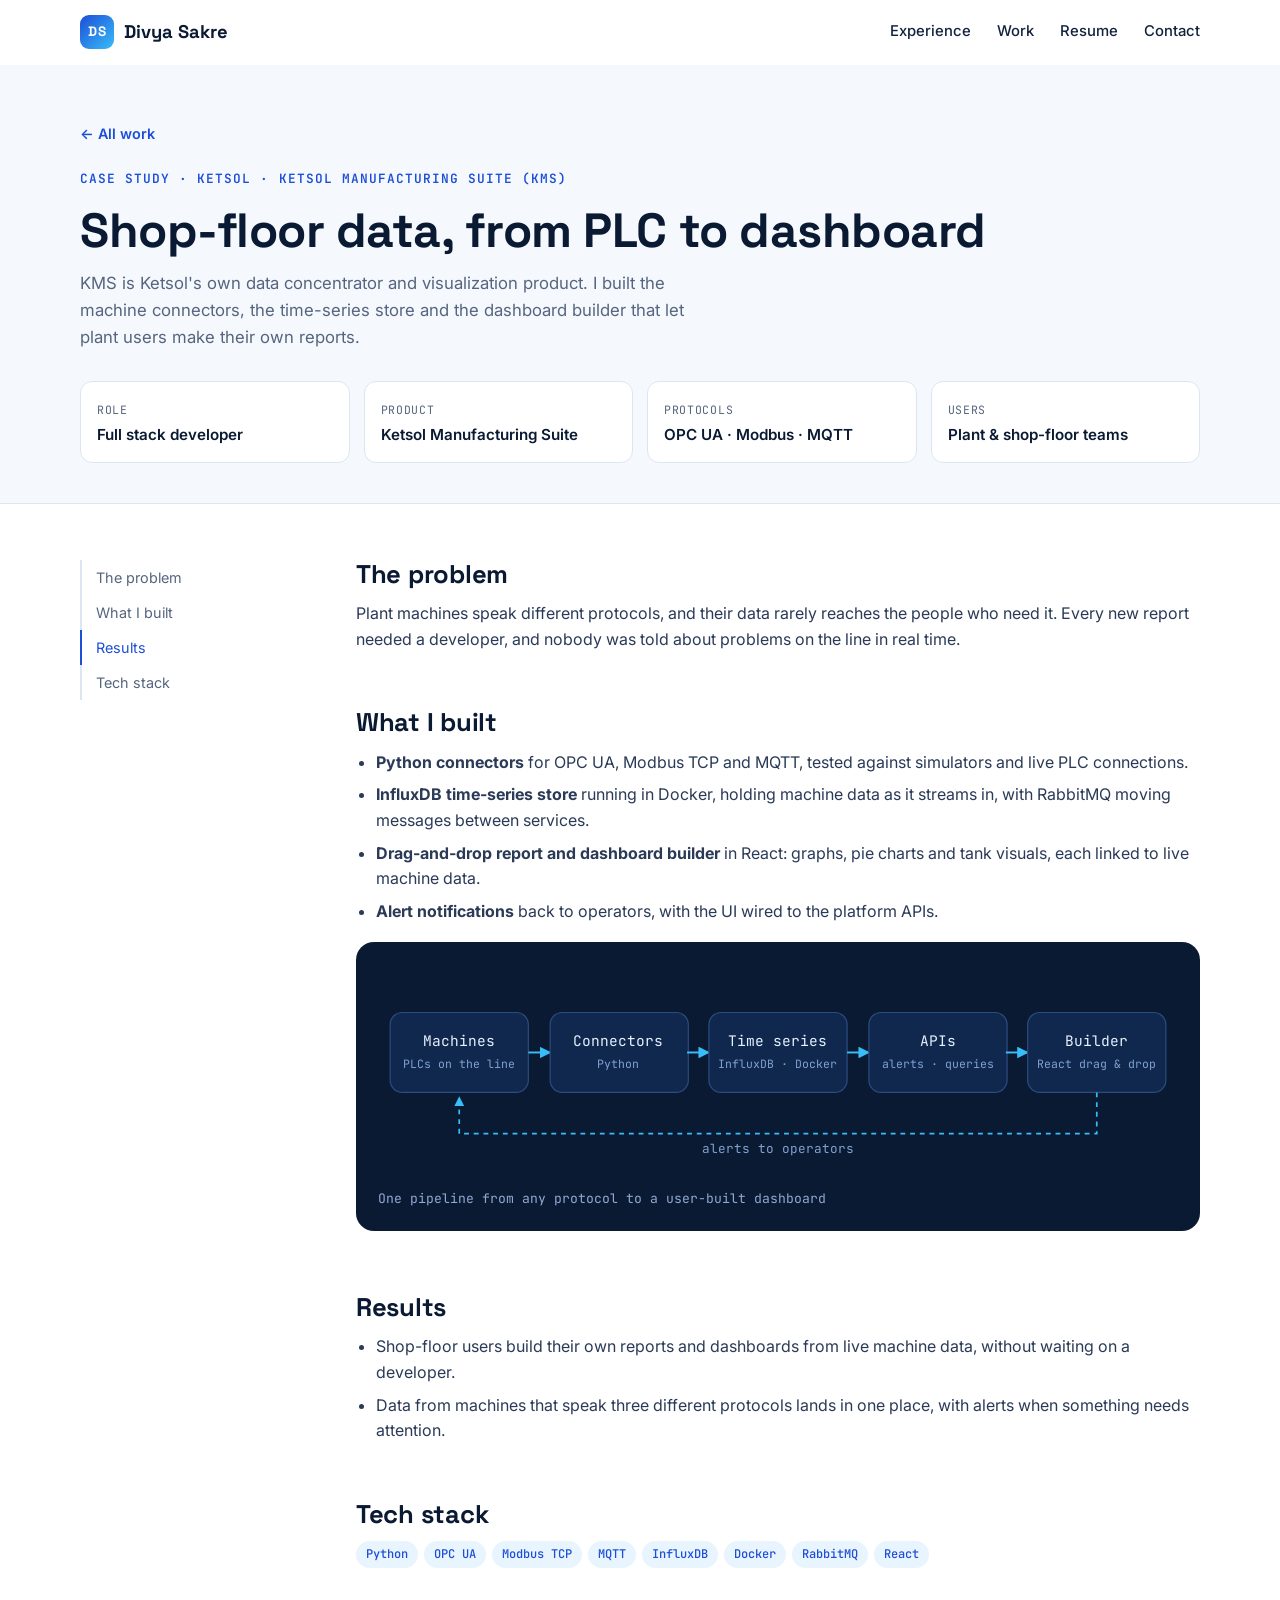
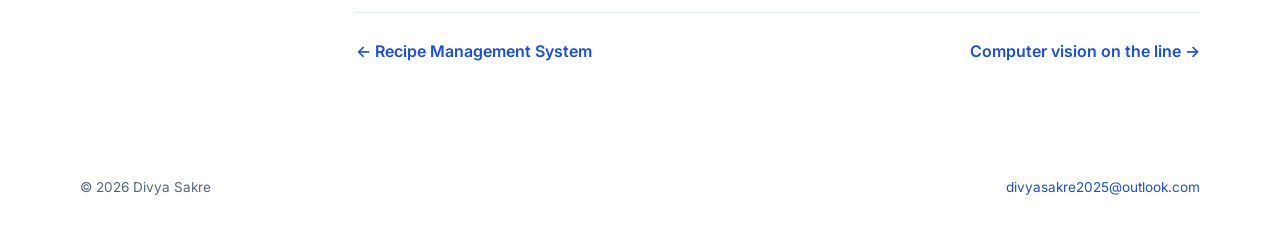
<file: work/manufacturing-suite.html>
<!DOCTYPE html>
<html lang="en">
<head>
<meta charset="utf-8">
<meta name="viewport" content="width=device-width, initial-scale=1">
<title>Shop-floor Data Platform (Ketsol Manufacturing Suite) | Divya Sakre</title>
<meta name="description" content="How Divya Sakre built OPC UA, Modbus and MQTT connectors, an InfluxDB time-series store and a drag-and-drop dashboard builder for a manufacturing suite.">
<link rel="canonical" href="https://divyasakre.github.io/work/manufacturing-suite.html">
<meta property="og:title" content="Shop-floor Data Platform (Ketsol Manufacturing Suite) | Divya Sakre">
<meta property="og:description" content="How Divya Sakre built OPC UA, Modbus and MQTT connectors, an InfluxDB time-series store and a drag-and-drop dashboard builder for a manufacturing suite.">
<meta property="og:image" content="https://divyasakre.github.io/assets/divya.jpg">
<link rel="icon" href="../assets/favicon.svg" type="image/svg+xml">
<link rel="preconnect" href="https://fonts.googleapis.com">
<link rel="preconnect" href="https://fonts.gstatic.com" crossorigin>
<link href="https://fonts.googleapis.com/css2?family=Inter:wght@400;500;600&family=JetBrains+Mono:wght@400;500;600&family=Space+Grotesk:wght@500;600;700&display=swap" rel="stylesheet">
<link rel="stylesheet" href="../assets/styles.css">
</head>
<body>
<a class="skip" href="#main">Skip to content</a>
<header class="nav"><div class="wrap">
  <a class="logo" href="../index.html"><span class="mark">DS</span>Divya Sakre</a>
  <button class="menu-btn" aria-expanded="false" aria-controls="menu">Menu</button>
  <ul id="menu"><li><a href="../index.html#experience">Experience</a></li><li><a href="../index.html#work">Work</a></li><li><a href="../assets/Divya_Sakre_Resume.pdf" target="_blank" rel="noopener">Resume</a></li><li><a href="../index.html#contact">Contact</a></li></ul>
</div></header>
<main id="main">
<div class="cs-hero"><div class="wrap">
  <a class="back" href="../index.html#work">← All work</a>
  <p class="eyebrow" style="margin-top:22px">Case study · Ketsol · Ketsol Manufacturing Suite (KMS)</p>
  <h1>Shop-floor data, from PLC to dashboard</h1>
  <p class="lede">KMS is Ketsol's own data concentrator and visualization product. I built the machine connectors, the time-series store and the dashboard builder that let plant users make their own reports.</p>
  <div class="facts"><div class="fact"><small>Role</small><div>Full stack developer</div></div><div class="fact"><small>Product</small><div>Ketsol Manufacturing Suite</div></div><div class="fact"><small>Protocols</small><div>OPC UA · Modbus · MQTT</div></div><div class="fact"><small>Users</small><div>Plant & shop-floor teams</div></div></div>
</div></div>
<div class="cs"><div class="wrap cs-grid">
  <ul class="toc"><li><a href="#problem">The problem</a></li><li><a href="#built">What I built</a></li><li><a href="#result">Results</a></li><li><a href="#stack">Tech stack</a></li></ul>
  <article class="cs-body"><section id="problem" class="reveal"><h2>The problem</h2><p>Plant machines speak different protocols, and their data rarely reaches the people who need it. Every new report needed a developer, and nobody was told about problems on the line in real time.</p></section><section id="built" class="reveal"><h2>What I built</h2><ul><li><strong>Python connectors</strong> for OPC UA, Modbus TCP and MQTT, tested against simulators and live PLC connections.</li><li><strong>InfluxDB time-series store</strong> running in Docker, holding machine data as it streams in, with RabbitMQ moving messages between services.</li><li><strong>Drag-and-drop report and dashboard builder</strong> in React: graphs, pie charts and tank visuals, each linked to live machine data.</li><li><strong>Alert notifications</strong> back to operators, with the UI wired to the platform APIs.</li></ul><figure class="diagram"><svg viewBox="0 0 660 170" role="img" aria-hidden="true"><defs><marker id="ar" viewBox="0 0 10 10" refX="9" refY="5" markerWidth="6" markerHeight="6" orient="auto-start-reverse"><path d="M0 0 L10 5 L0 10z" fill="#38BDF8"/></marker></defs><rect x="10" y="40" width="114" height="66" rx="10" fill="#10284D" stroke="#2B4C80"/><text x="67" y="68" text-anchor="middle" fill="#E6F0FF" font-family="JetBrains Mono,monospace" font-size="12">Machines</text><text x="67" y="86" text-anchor="middle" fill="#7FA1D1" font-family="JetBrains Mono,monospace" font-size="9.5">PLCs on the line</text><path d="M124 73 H142" stroke="#38BDF8" stroke-width="1.6" marker-end="url(#ar)"/><rect x="142" y="40" width="114" height="66" rx="10" fill="#10284D" stroke="#2B4C80"/><text x="198" y="68" text-anchor="middle" fill="#E6F0FF" font-family="JetBrains Mono,monospace" font-size="12">Connectors</text><text x="198" y="86" text-anchor="middle" fill="#7FA1D1" font-family="JetBrains Mono,monospace" font-size="9.5">Python</text><path d="M255 73 H273" stroke="#38BDF8" stroke-width="1.6" marker-end="url(#ar)"/><rect x="273" y="40" width="114" height="66" rx="10" fill="#10284D" stroke="#2B4C80"/><text x="330" y="68" text-anchor="middle" fill="#E6F0FF" font-family="JetBrains Mono,monospace" font-size="12">Time series</text><text x="330" y="86" text-anchor="middle" fill="#7FA1D1" font-family="JetBrains Mono,monospace" font-size="9.5">InfluxDB · Docker</text><path d="M387 73 H405" stroke="#38BDF8" stroke-width="1.6" marker-end="url(#ar)"/><rect x="405" y="40" width="114" height="66" rx="10" fill="#10284D" stroke="#2B4C80"/><text x="462" y="68" text-anchor="middle" fill="#E6F0FF" font-family="JetBrains Mono,monospace" font-size="12">APIs</text><text x="462" y="86" text-anchor="middle" fill="#7FA1D1" font-family="JetBrains Mono,monospace" font-size="9.5">alerts · queries</text><path d="M518 73 H536" stroke="#38BDF8" stroke-width="1.6" marker-end="url(#ar)"/><rect x="536" y="40" width="114" height="66" rx="10" fill="#10284D" stroke="#2B4C80"/><text x="593" y="68" text-anchor="middle" fill="#E6F0FF" font-family="JetBrains Mono,monospace" font-size="12">Builder</text><text x="593" y="86" text-anchor="middle" fill="#7FA1D1" font-family="JetBrains Mono,monospace" font-size="9.5">React drag &amp; drop</text><path d="M593 106 V140 H67 V110" fill="none" stroke="#38BDF8" stroke-width="1.4" stroke-dasharray="4 4" marker-end="url(#ar)"/><text x="330" y="156" text-anchor="middle" fill="#7FA1D1" font-family="JetBrains Mono,monospace" font-size="10.5">alerts to operators</text></svg><figcaption>One pipeline from any protocol to a user-built dashboard</figcaption></figure></section><section id="result" class="reveal"><h2>Results</h2><ul><li>Shop-floor users build their own reports and dashboards from live machine data, without waiting on a developer.</li><li>Data from machines that speak three different protocols lands in one place, with alerts when something needs attention.</li></ul></section><section id="stack" class="reveal"><h2>Tech stack</h2><div class="tags"><span class="chip">Python</span><span class="chip">OPC UA</span><span class="chip">Modbus TCP</span><span class="chip">MQTT</span><span class="chip">InfluxDB</span><span class="chip">Docker</span><span class="chip">RabbitMQ</span><span class="chip">React</span></div></section><div class="next"><a href="recipe-management.html">← Recipe Management System</a><a href="industrial-vision.html">Computer vision on the line →</a></div></article>
</div></div>
</main>
<footer><div class="wrap"><span>© <span id="year">2026</span> Divya Sakre</span><a href="mailto:divyasakre2025@outlook.com">divyasakre2025@outlook.com</a></div></footer>
<script src="../assets/main.js"></script>
</body>
</html>
</file>
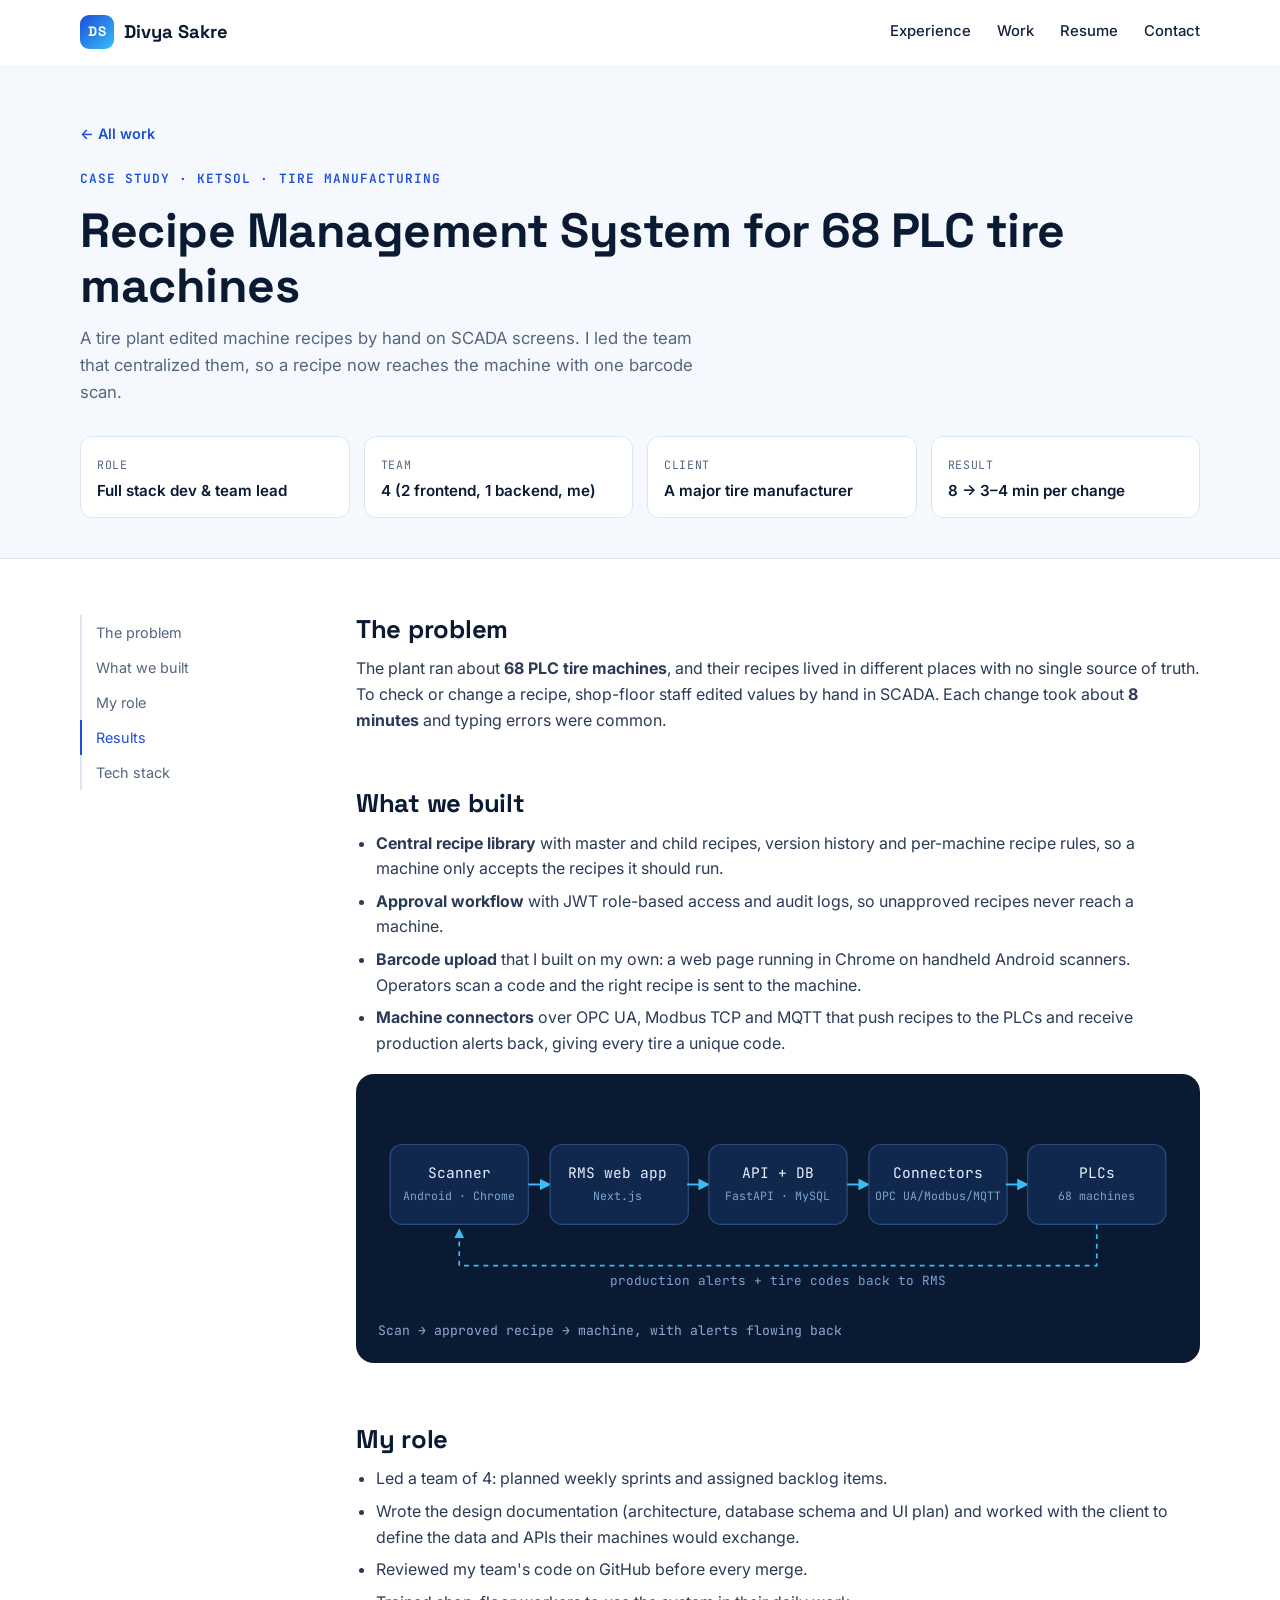
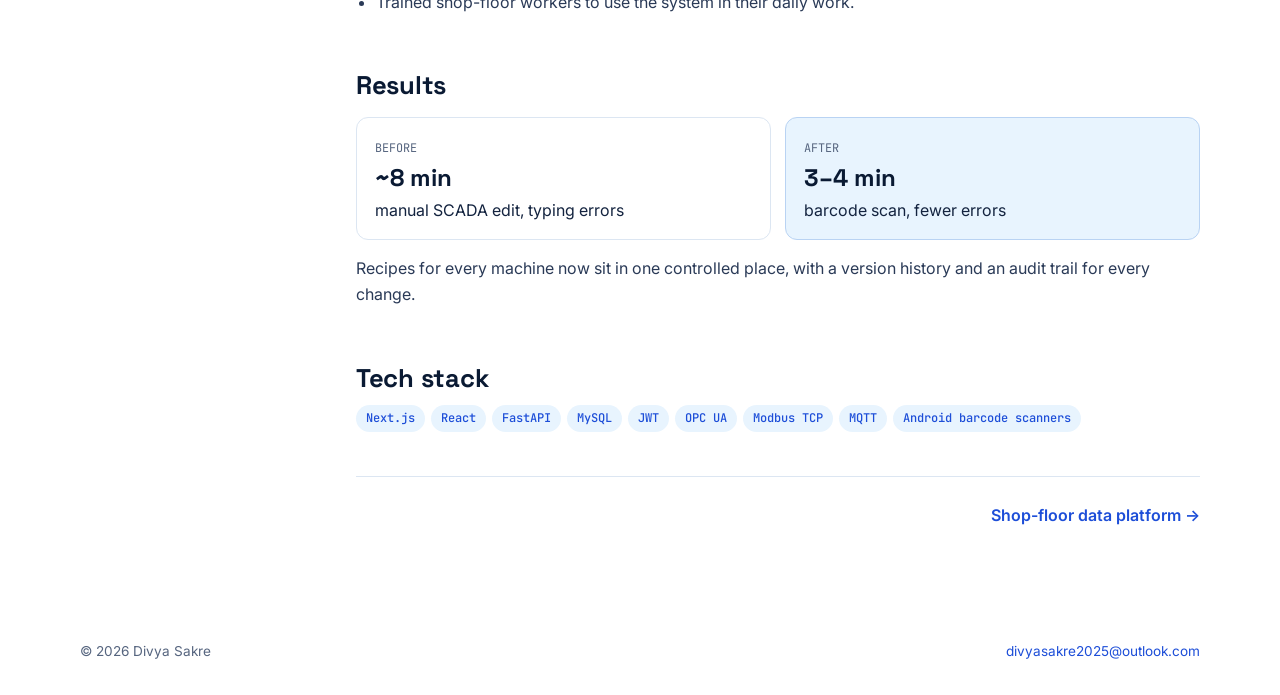
<file: work/recipe-management.html>
<!DOCTYPE html>
<html lang="en">
<head>
<meta charset="utf-8">
<meta name="viewport" content="width=device-width, initial-scale=1">
<title>Recipe Management System for 68 PLC Machines | Divya Sakre</title>
<meta name="description" content="How Divya Sakre led a team of 4 to build a Recipe Management System for 68 PLC tire machines, cutting recipe changes from 8 to 3–4 minutes.">
<link rel="canonical" href="https://divyasakre.github.io/work/recipe-management.html">
<meta property="og:title" content="Recipe Management System for 68 PLC Machines | Divya Sakre">
<meta property="og:description" content="How Divya Sakre led a team of 4 to build a Recipe Management System for 68 PLC tire machines, cutting recipe changes from 8 to 3–4 minutes.">
<meta property="og:image" content="https://divyasakre.github.io/assets/divya.jpg">
<link rel="icon" href="../assets/favicon.svg" type="image/svg+xml">
<link rel="preconnect" href="https://fonts.googleapis.com">
<link rel="preconnect" href="https://fonts.gstatic.com" crossorigin>
<link href="https://fonts.googleapis.com/css2?family=Inter:wght@400;500;600&family=JetBrains+Mono:wght@400;500;600&family=Space+Grotesk:wght@500;600;700&display=swap" rel="stylesheet">
<link rel="stylesheet" href="../assets/styles.css">
</head>
<body>
<a class="skip" href="#main">Skip to content</a>
<header class="nav"><div class="wrap">
  <a class="logo" href="../index.html"><span class="mark">DS</span>Divya Sakre</a>
  <button class="menu-btn" aria-expanded="false" aria-controls="menu">Menu</button>
  <ul id="menu"><li><a href="../index.html#experience">Experience</a></li><li><a href="../index.html#work">Work</a></li><li><a href="../assets/Divya_Sakre_Resume.pdf" target="_blank" rel="noopener">Resume</a></li><li><a href="../index.html#contact">Contact</a></li></ul>
</div></header>
<main id="main">
<div class="cs-hero"><div class="wrap">
  <a class="back" href="../index.html#work">← All work</a>
  <p class="eyebrow" style="margin-top:22px">Case study · Ketsol · Tire manufacturing</p>
  <h1>Recipe Management System for 68 PLC tire machines</h1>
  <p class="lede">A tire plant edited machine recipes by hand on SCADA screens. I led the team that centralized them, so a recipe now reaches the machine with one barcode scan.</p>
  <div class="facts"><div class="fact"><small>Role</small><div>Full stack dev &amp; team lead</div></div><div class="fact"><small>Team</small><div>4 (2 frontend, 1 backend, me)</div></div><div class="fact"><small>Client</small><div>A major tire manufacturer</div></div><div class="fact"><small>Result</small><div>8 → 3–4 min per change</div></div></div>
</div></div>
<div class="cs"><div class="wrap cs-grid">
  <ul class="toc"><li><a href="#problem">The problem</a></li><li><a href="#built">What we built</a></li><li><a href="#role">My role</a></li><li><a href="#result">Results</a></li><li><a href="#stack">Tech stack</a></li></ul>
  <article class="cs-body"><section id="problem" class="reveal"><h2>The problem</h2><p>The plant ran about <strong>68 PLC tire machines</strong>, and their recipes lived in different places with no single source of truth. To check or change a recipe, shop-floor staff edited values by hand in SCADA. Each change took about <strong>8 minutes</strong> and typing errors were common.</p></section><section id="built" class="reveal"><h2>What we built</h2><ul><li><strong>Central recipe library</strong> with master and child recipes, version history and per-machine recipe rules, so a machine only accepts the recipes it should run.</li><li><strong>Approval workflow</strong> with JWT role-based access and audit logs, so unapproved recipes never reach a machine.</li><li><strong>Barcode upload</strong> that I built on my own: a web page running in Chrome on handheld Android scanners. Operators scan a code and the right recipe is sent to the machine.</li><li><strong>Machine connectors</strong> over OPC UA, Modbus TCP and MQTT that push recipes to the PLCs and receive production alerts back, giving every tire a unique code.</li></ul><figure class="diagram"><svg viewBox="0 0 660 170" role="img" aria-hidden="true"><defs><marker id="ar" viewBox="0 0 10 10" refX="9" refY="5" markerWidth="6" markerHeight="6" orient="auto-start-reverse"><path d="M0 0 L10 5 L0 10z" fill="#38BDF8"/></marker></defs><rect x="10" y="40" width="114" height="66" rx="10" fill="#10284D" stroke="#2B4C80"/><text x="67" y="68" text-anchor="middle" fill="#E6F0FF" font-family="JetBrains Mono,monospace" font-size="12">Scanner</text><text x="67" y="86" text-anchor="middle" fill="#7FA1D1" font-family="JetBrains Mono,monospace" font-size="9.5">Android · Chrome</text><path d="M124 73 H142" stroke="#38BDF8" stroke-width="1.6" marker-end="url(#ar)"/><rect x="142" y="40" width="114" height="66" rx="10" fill="#10284D" stroke="#2B4C80"/><text x="198" y="68" text-anchor="middle" fill="#E6F0FF" font-family="JetBrains Mono,monospace" font-size="12">RMS web app</text><text x="198" y="86" text-anchor="middle" fill="#7FA1D1" font-family="JetBrains Mono,monospace" font-size="9.5">Next.js</text><path d="M255 73 H273" stroke="#38BDF8" stroke-width="1.6" marker-end="url(#ar)"/><rect x="273" y="40" width="114" height="66" rx="10" fill="#10284D" stroke="#2B4C80"/><text x="330" y="68" text-anchor="middle" fill="#E6F0FF" font-family="JetBrains Mono,monospace" font-size="12">API + DB</text><text x="330" y="86" text-anchor="middle" fill="#7FA1D1" font-family="JetBrains Mono,monospace" font-size="9.5">FastAPI · MySQL</text><path d="M387 73 H405" stroke="#38BDF8" stroke-width="1.6" marker-end="url(#ar)"/><rect x="405" y="40" width="114" height="66" rx="10" fill="#10284D" stroke="#2B4C80"/><text x="462" y="68" text-anchor="middle" fill="#E6F0FF" font-family="JetBrains Mono,monospace" font-size="12">Connectors</text><text x="462" y="86" text-anchor="middle" fill="#7FA1D1" font-family="JetBrains Mono,monospace" font-size="9.5">OPC UA/Modbus/MQTT</text><path d="M518 73 H536" stroke="#38BDF8" stroke-width="1.6" marker-end="url(#ar)"/><rect x="536" y="40" width="114" height="66" rx="10" fill="#10284D" stroke="#2B4C80"/><text x="593" y="68" text-anchor="middle" fill="#E6F0FF" font-family="JetBrains Mono,monospace" font-size="12">PLCs</text><text x="593" y="86" text-anchor="middle" fill="#7FA1D1" font-family="JetBrains Mono,monospace" font-size="9.5">68 machines</text><path d="M593 106 V140 H67 V110" fill="none" stroke="#38BDF8" stroke-width="1.4" stroke-dasharray="4 4" marker-end="url(#ar)"/><text x="330" y="156" text-anchor="middle" fill="#7FA1D1" font-family="JetBrains Mono,monospace" font-size="10.5">production alerts + tire codes back to RMS</text></svg><figcaption>Scan → approved recipe → machine, with alerts flowing back</figcaption></figure></section><section id="role" class="reveal"><h2>My role</h2><ul><li>Led a team of 4: planned weekly sprints and assigned backlog items.</li><li>Wrote the design documentation (architecture, database schema and UI plan) and worked with the client to define the data and APIs their machines would exchange.</li><li>Reviewed my team's code on GitHub before every merge.</li><li>Trained shop-floor workers to use the system in their daily work.</li></ul></section><section id="result" class="reveal"><h2>Results</h2><div class="ba"><div><small>Before</small><b>~8 min</b>manual SCADA edit, typing errors</div><div class="after"><small>After</small><b>3–4 min</b>barcode scan, fewer errors</div></div><p>Recipes for every machine now sit in one controlled place, with a version history and an audit trail for every change.</p></section><section id="stack" class="reveal"><h2>Tech stack</h2><div class="tags"><span class="chip">Next.js</span><span class="chip">React</span><span class="chip">FastAPI</span><span class="chip">MySQL</span><span class="chip">JWT</span><span class="chip">OPC UA</span><span class="chip">Modbus TCP</span><span class="chip">MQTT</span><span class="chip">Android barcode scanners</span></div></section><div class="next"><span></span><a href="manufacturing-suite.html">Shop-floor data platform →</a></div></article>
</div></div>
</main>
<footer><div class="wrap"><span>© <span id="year">2026</span> Divya Sakre</span><a href="mailto:divyasakre2025@outlook.com">divyasakre2025@outlook.com</a></div></footer>
<script src="../assets/main.js"></script>
</body>
</html>
</file>
<file: assets/styles.css>
/* Divya Sakre — portfolio. Minimal, technical, bold. */
:root{
  --navy:#0A1A33; --ink:#13233F; --muted:#56657F; --line:#DCE6F2;
  --blue:#1D4ED8; --blue-2:#2563EB; --sky:#38BDF8; --ice:#E8F4FE; --bg:#FFFFFF; --bg-2:#F5F9FE;
  --radius:14px; --shadow:0 10px 30px -12px rgba(16,42,90,.18);
  --mono:"JetBrains Mono",ui-monospace,SFMono-Regular,Menlo,monospace;
  --display:"Space Grotesk",system-ui,sans-serif;
  --body:"Inter",system-ui,-apple-system,Segoe UI,sans-serif;
}
*{box-sizing:border-box;margin:0;padding:0}
html{scroll-behavior:smooth;scroll-padding-top:76px}
body{font-family:var(--body);color:var(--ink);background:var(--bg);line-height:1.6;-webkit-font-smoothing:antialiased}
img{max-width:100%;display:block}
a{color:var(--blue);text-decoration:none}
a:hover{text-decoration:underline}
:focus-visible{outline:3px solid var(--sky);outline-offset:3px;border-radius:6px}
.wrap{width:min(1120px,92vw);margin-inline:auto}
.skip{position:absolute;left:-999px;top:8px;background:var(--navy);color:#fff;padding:8px 14px;border-radius:8px;z-index:100}
.skip:focus{left:12px}

/* nav */
.nav{position:sticky;top:0;z-index:50;background:rgba(255,255,255,.86);backdrop-filter:saturate(1.4) blur(12px);border-bottom:1px solid transparent;transition:border-color .2s}
.nav.scrolled{border-bottom-color:var(--line)}
.nav .wrap{display:flex;align-items:center;justify-content:space-between;height:64px}
.logo{font-family:var(--display);font-weight:700;font-size:1.15rem;color:var(--navy);display:flex;gap:10px;align-items:center}
.logo:hover{text-decoration:none}
.logo .mark{width:34px;height:34px;border-radius:9px;background:linear-gradient(135deg,var(--blue),var(--sky));color:#fff;display:grid;place-items:center;font-size:.85rem;letter-spacing:.5px}
.nav ul{display:flex;gap:26px;list-style:none;font-size:.93rem;font-weight:500}
.nav ul a{color:var(--ink)}
.nav ul a:hover{color:var(--blue);text-decoration:none}
.nav ul a.active{color:var(--blue)}
.menu-btn{display:none;background:none;border:1px solid var(--line);border-radius:8px;padding:6px 10px;font:inherit;color:var(--navy);cursor:pointer}
@media (max-width:820px){
  .menu-btn{display:block}
  .nav ul{display:none;position:absolute;top:64px;left:0;right:0;flex-direction:column;gap:0;background:#fff;border-bottom:1px solid var(--line)}
  .nav ul.open{display:flex}
  .nav ul a{display:block;padding:14px 4vw}
}

/* buttons, chips */
.btn{display:inline-flex;align-items:center;gap:8px;padding:12px 20px;border-radius:10px;font-weight:600;font-size:.95rem;border:1.5px solid var(--blue);transition:transform .15s,box-shadow .15s,background .15s}
.btn:hover{text-decoration:none;transform:translateY(-2px);box-shadow:var(--shadow)}
.btn.primary{background:var(--blue);color:#fff}
.btn.primary:hover{background:var(--blue-2)}
.btn.ghost{background:#fff;color:var(--blue)}
.chip{display:inline-block;font-family:var(--mono);font-size:.75rem;padding:4px 10px;border-radius:999px;background:var(--ice);color:var(--blue);font-weight:500}
.eyebrow{font-family:var(--mono);font-size:.8rem;color:var(--blue);letter-spacing:.08em;text-transform:uppercase;font-weight:600}
h1,h2,h3{font-family:var(--display);color:var(--navy);line-height:1.15;letter-spacing:-.01em}
h2{font-size:clamp(1.8rem,3.4vw,2.4rem);margin:8px 0 14px}
h3{font-size:1.2rem}
section{padding:88px 0}
section.alt{background:var(--bg-2);border-block:1px solid var(--line)}
.lede{color:var(--muted);max-width:640px;font-size:1.05rem}

/* hero */
.hero{padding:64px 0 72px;position:relative;overflow:hidden}
.hero::before{content:"";position:absolute;inset:0;background-image:linear-gradient(var(--line) 1px,transparent 1px),linear-gradient(90deg,var(--line) 1px,transparent 1px);background-size:44px 44px;mask-image:radial-gradient(ellipse at 70% 30%,#000 10%,transparent 70%);opacity:.6;z-index:-1}
.hero-grid{display:grid;grid-template-columns:1.25fr .9fr;gap:56px;align-items:center}
.status{display:inline-flex;align-items:center;gap:8px;font-size:.85rem;color:var(--muted);background:#fff;border:1px solid var(--line);padding:6px 12px;border-radius:999px}
.dot{width:8px;height:8px;border-radius:50%;background:#10B981;box-shadow:0 0 0 0 rgba(16,185,129,.5);animation:pulse 2s infinite}
@keyframes pulse{70%{box-shadow:0 0 0 8px rgba(16,185,129,0)}100%{box-shadow:0 0 0 0 rgba(16,185,129,0)}}
.hero h1{font-size:clamp(2.5rem,6vw,4.1rem);margin:18px 0 10px;font-weight:700}
.hero h1 .accent{background:linear-gradient(90deg,var(--blue),var(--sky));-webkit-background-clip:text;background-clip:text;color:transparent}
.role{font-family:var(--mono);font-size:1rem;color:var(--ink);min-height:1.6em}
.role .cursor{display:inline-block;width:9px;height:1.1em;background:var(--blue);vertical-align:-3px;margin-left:2px;animation:blink 1s steps(1) infinite}
@keyframes blink{50%{opacity:0}}
.hero p.intro{margin:18px 0 28px;color:var(--muted);font-size:1.08rem;max-width:560px}
.cta{display:flex;gap:12px;flex-wrap:wrap}
.socials{display:flex;gap:18px;margin-top:26px;font-size:.92rem;font-weight:500}
.socials a{color:var(--ink);display:inline-flex;gap:7px;align-items:center}
.socials a:hover{color:var(--blue);text-decoration:none}
.socials svg{width:18px;height:18px}
.portrait{position:relative;justify-self:center;width:min(340px,80vw)}
.portrait img{height:auto;border-radius:24px;aspect-ratio:1;object-fit:cover;box-shadow:var(--shadow);position:relative;z-index:1}
.portrait::before{content:"";position:absolute;inset:16px -16px -16px 16px;border-radius:24px;border:2px solid var(--sky);z-index:0}
.badge{position:absolute;z-index:2;background:#fff;border:1px solid var(--line);border-radius:12px;padding:8px 12px;font-family:var(--mono);font-size:.74rem;box-shadow:var(--shadow);display:flex;gap:8px;align-items:center;white-space:nowrap}
.badge b{color:var(--blue)}
.badge.b1{top:22px;left:-44px;animation:float 5s ease-in-out infinite}
.badge.b2{bottom:30px;right:-40px;animation:float 5s ease-in-out 1.6s infinite}
@keyframes float{50%{transform:translateY(-8px)}}
@media (max-width:900px){.hero-grid{grid-template-columns:1fr}.portrait{order:-1;width:220px}.badge{display:none}}

/* stats */
.stats{display:grid;grid-template-columns:repeat(4,1fr);gap:16px;margin-top:56px}
.stat{background:#fff;border:1px solid var(--line);border-radius:var(--radius);padding:18px 20px}
.stat .num{font-family:var(--display);font-size:2rem;font-weight:700;color:var(--blue)}
.stat .lbl{font-size:.86rem;color:var(--muted)}
@media (max-width:760px){.stats{grid-template-columns:repeat(2,1fr)}}

/* IT/OT flow */
.flow-card{background:var(--navy);border-radius:20px;padding:28px;color:#C9DAF2;position:relative;overflow:hidden}
.flow-card h3{color:#fff;margin-bottom:4px}
.flow-card p{font-size:.92rem;color:#9FB4D6}
.flow{width:100%;height:auto;margin-top:18px}
.flow .node rect{fill:#10284D;stroke:#2B4C80;stroke-width:1.2;transition:stroke .2s,fill .2s}
.flow .node:hover rect,.flow .node.on rect{stroke:var(--sky);fill:#133463}
.flow .node text{fill:#E6F0FF;font-family:var(--mono);font-size:12px}
.flow .node text.sub{fill:#7FA1D1;font-size:9.5px}
.flow .wire{stroke:#2B4C80;stroke-width:1.5;fill:none}
.flow .pkt{fill:var(--sky);filter:drop-shadow(0 0 4px var(--sky))}
.flow-tip{font-family:var(--mono);font-size:.82rem;color:var(--sky);margin-top:12px;min-height:1.4em}

/* about */
.about-grid{display:grid;grid-template-columns:1.1fr 1fr;gap:56px;align-items:start}
.about p{margin-bottom:14px;color:#2A3A57}
.about p strong{color:var(--navy)}
@media (max-width:900px){.about-grid{grid-template-columns:1fr}}

/* timeline */
.timeline{position:relative;margin-top:36px;padding-left:28px;border-left:2px solid var(--line)}
.tl-item{position:relative;padding-bottom:34px}
.tl-item::before{content:"";position:absolute;left:-36px;top:6px;width:14px;height:14px;border-radius:50%;background:#fff;border:3px solid var(--blue)}
.tl-item.current::before{background:var(--blue);box-shadow:0 0 0 5px var(--ice)}
.tl-head{display:flex;flex-wrap:wrap;justify-content:space-between;gap:6px 16px;align-items:baseline}
.tl-head h3 span{color:var(--blue)}
.tl-meta{font-family:var(--mono);font-size:.8rem;color:var(--muted)}
.tl-item ul{margin:10px 0 0 18px;color:#2A3A57}
.tl-item li{margin-bottom:6px}
.tl-tags{display:flex;gap:6px;flex-wrap:wrap;margin-top:10px}
.promo{font-size:.85rem;color:var(--muted);margin:-18px 0 22px;font-style:italic}

/* projects */
.filters{display:flex;gap:8px;flex-wrap:wrap;margin:26px 0 30px}
.filter{font:inherit;font-size:.88rem;font-weight:600;padding:8px 16px;border-radius:999px;border:1.5px solid var(--line);background:#fff;color:var(--ink);cursor:pointer;transition:all .15s}
.filter:hover{border-color:var(--blue);color:var(--blue)}
.filter[aria-pressed="true"]{background:var(--navy);border-color:var(--navy);color:#fff}
.cards{display:grid;grid-template-columns:repeat(2,1fr);gap:22px}
@media (max-width:820px){.cards{grid-template-columns:1fr}}
.card{background:#fff;border:1px solid var(--line);border-radius:18px;padding:26px;display:flex;flex-direction:column;gap:12px;transition:transform .2s,box-shadow .2s,border-color .2s,opacity .25s;position:relative;color:inherit}
.card:hover{transform:translateY(-4px);box-shadow:var(--shadow);border-color:#B9D3F3;text-decoration:none}
.card.dim{opacity:.28;transform:scale(.98)}
.card .kicker{font-family:var(--mono);font-size:.76rem;color:var(--muted)}
.card h3{font-size:1.3rem}
.card p{color:#3A4A66;font-size:.96rem}
.metric{display:flex;gap:10px;align-items:baseline;padding:10px 14px;background:var(--ice);border-radius:10px}
.metric b{font-family:var(--display);font-size:1.3rem;color:var(--blue)}
.metric span{font-size:.86rem;color:var(--ink)}
.card .more{margin-top:auto;font-weight:600;color:var(--blue);font-size:.92rem}
.card .more::after{content:" →";transition:margin .2s}
.card:hover .more::after{margin-left:4px}
.tags{display:flex;gap:6px;flex-wrap:wrap}
.mini-cards{display:grid;grid-template-columns:repeat(2,1fr);gap:22px;margin-top:22px}
@media (max-width:820px){.mini-cards{grid-template-columns:1fr}}
.mini{background:#fff;border:1px solid var(--line);border-radius:18px;overflow:hidden;display:flex;flex-direction:column}
.mini img{aspect-ratio:16/8;object-fit:cover;object-position:top;border-bottom:1px solid var(--line)}
.mini .body{padding:20px 22px;display:flex;flex-direction:column;gap:10px;flex:1}
.mini .links{display:flex;gap:16px;font-weight:600;font-size:.9rem;margin-top:auto}

/* skills */
.skills{display:grid;grid-template-columns:repeat(3,1fr);gap:18px;margin-top:30px}
@media (max-width:900px){.skills{grid-template-columns:1fr 1fr}}
@media (max-width:560px){.skills{grid-template-columns:1fr}}
.skill-group{background:#fff;border:1px solid var(--line);border-radius:var(--radius);padding:20px}
.skill-group h3{font-size:1rem;margin-bottom:12px;display:flex;gap:8px;align-items:center}
.skill-group h3 i{font-style:normal;font-family:var(--mono);color:var(--blue);font-size:.8rem}
.pills{display:flex;flex-wrap:wrap;gap:6px}
.pill{font-size:.83rem;padding:4px 10px;border-radius:7px;border:1px solid var(--line);background:var(--bg-2)}

/* edu + certs */
.two{display:grid;grid-template-columns:1fr 1fr;gap:22px;margin-top:30px}
@media (max-width:820px){.two{grid-template-columns:1fr}}
.panel{background:#fff;border:1px solid var(--line);border-radius:18px;padding:26px}
.panel h3{margin-bottom:4px}
.edu{padding:16px 0;border-bottom:1px dashed var(--line)}
.edu:last-child{border-bottom:0;padding-bottom:0}
.edu .row{display:flex;justify-content:space-between;gap:12px;flex-wrap:wrap}
.edu .deg{color:#2A3A57;font-size:.95rem}
.edu .gpa{font-family:var(--mono);font-size:.8rem;color:var(--blue);font-weight:600}
.edu small{display:block;color:var(--muted);margin-top:4px}
.list{list-style:none;margin-top:8px}
.list li{display:flex;gap:12px;padding:11px 0;border-bottom:1px dashed var(--line);font-size:.94rem}
.list li:last-child{border-bottom:0}
.list .ic{flex:none;width:30px;height:30px;border-radius:8px;background:var(--ice);color:var(--blue);display:grid;place-items:center;font-size:.9rem}
.list small{display:block;color:var(--muted)}

/* contact */
.contact{background:linear-gradient(135deg,var(--navy),#10306A);color:#D6E4F7;border-radius:24px;padding:56px;display:grid;grid-template-columns:1.2fr 1fr;gap:40px;align-items:center}
.contact h2{color:#fff}
.contact p{color:#AFC4E4}
.contact .btn.primary{background:var(--sky);border-color:var(--sky);color:var(--navy)}
.contact .btn.ghost{background:transparent;color:#fff;border-color:#4A6FA8}
.contact-list{list-style:none;display:grid;gap:12px}
.contact-list a{color:#fff;display:flex;gap:12px;align-items:center;padding:14px 16px;border:1px solid #2E4F84;border-radius:12px;transition:background .15s}
.contact-list a:hover{background:rgba(56,189,248,.1);text-decoration:none}
.contact-list small{display:block;color:#8FA9D2;font-family:var(--mono);font-size:.74rem}
@media (max-width:820px){.contact{grid-template-columns:1fr;padding:34px 24px}}
footer{padding:32px 0;color:var(--muted);font-size:.85rem}
footer .wrap{display:flex;justify-content:space-between;flex-wrap:wrap;gap:10px}

/* case study pages */
.cs-hero{padding:56px 0 40px;border-bottom:1px solid var(--line);background:var(--bg-2)}
.back{font-size:.9rem;font-weight:600}
.cs-hero h1{font-size:clamp(2rem,4.6vw,3rem);margin:14px 0 12px}
.facts{display:grid;grid-template-columns:repeat(4,1fr);gap:14px;margin-top:30px}
@media (max-width:760px){.facts{grid-template-columns:1fr 1fr}}
.fact{background:#fff;border:1px solid var(--line);border-radius:12px;padding:14px 16px}
.fact small{font-family:var(--mono);font-size:.72rem;color:var(--muted);text-transform:uppercase;letter-spacing:.06em}
.fact div{font-weight:600;color:var(--navy);margin-top:2px;font-size:.95rem}
.cs{padding:56px 0 80px}
.cs-grid{display:grid;grid-template-columns:220px 1fr;gap:56px}
@media (max-width:900px){.cs-grid{grid-template-columns:1fr}.toc{display:none}}
.toc{position:sticky;top:90px;align-self:start;list-style:none;font-size:.9rem;border-left:2px solid var(--line)}
.toc a{display:block;padding:6px 14px;color:var(--muted);margin-left:-2px;border-left:2px solid transparent}
.toc a:hover,.toc a.active{color:var(--blue);border-left-color:var(--blue);text-decoration:none}
.cs-body h2{font-size:1.6rem;margin:0 0 12px}
.cs-body section{padding:0 0 44px}
.cs-body p{margin-bottom:12px;color:#2A3A57}
.cs-body ul{margin:0 0 12px 20px;color:#2A3A57}
.cs-body li{margin-bottom:7px}
.diagram{background:var(--navy);border-radius:18px;padding:22px;margin:18px 0}
.diagram svg{width:100%;height:auto}
.diagram figcaption{color:#8FA9D2;font-size:.82rem;font-family:var(--mono);margin-top:10px}
.ba{display:grid;grid-template-columns:1fr 1fr;gap:14px;margin:16px 0}
.ba div{border:1px solid var(--line);border-radius:12px;padding:16px 18px}
.ba .after{border-color:#B9D3F3;background:var(--ice)}
.ba small{font-family:var(--mono);font-size:.74rem;color:var(--muted);text-transform:uppercase}
.ba b{display:block;font-family:var(--display);font-size:1.5rem;color:var(--navy)}
.next{display:flex;justify-content:space-between;gap:14px;flex-wrap:wrap;border-top:1px solid var(--line);padding-top:26px;font-weight:600}

/* reveal */
.reveal{opacity:0;transform:translateY(18px);transition:opacity .6s ease,transform .6s ease}
.reveal.in{opacity:1;transform:none}
@media (prefers-reduced-motion:reduce){
  *,*::before,*::after{animation:none!important;transition:none!important}
  .reveal{opacity:1;transform:none}
}

/* testimonials */
.quotes{display:grid;grid-template-columns:repeat(2,1fr);gap:22px;margin-top:28px}
@media (max-width:820px){.quotes{grid-template-columns:1fr}}
.quote{background:#fff;border:1px solid var(--line);border-radius:18px;padding:28px 26px 22px;position:relative;display:flex;flex-direction:column;gap:18px;transition:transform .2s,box-shadow .2s}
.quote:hover{transform:translateY(-3px);box-shadow:var(--shadow)}
.quote::before{content:"\201C";position:absolute;top:-6px;right:22px;font-family:var(--display);font-size:5rem;line-height:1;color:var(--ice)}
.quote blockquote{color:#2A3A57;font-size:.98rem;position:relative}
.quote figcaption{margin-top:auto;border-top:1px dashed var(--line);padding-top:14px;font-size:.88rem;color:var(--muted)}
.quote figcaption strong{display:block;color:var(--navy);font-size:.98rem}
.quote figcaption small{display:block;font-family:var(--mono);font-size:.74rem;color:var(--blue);margin-top:4px}
</file>
